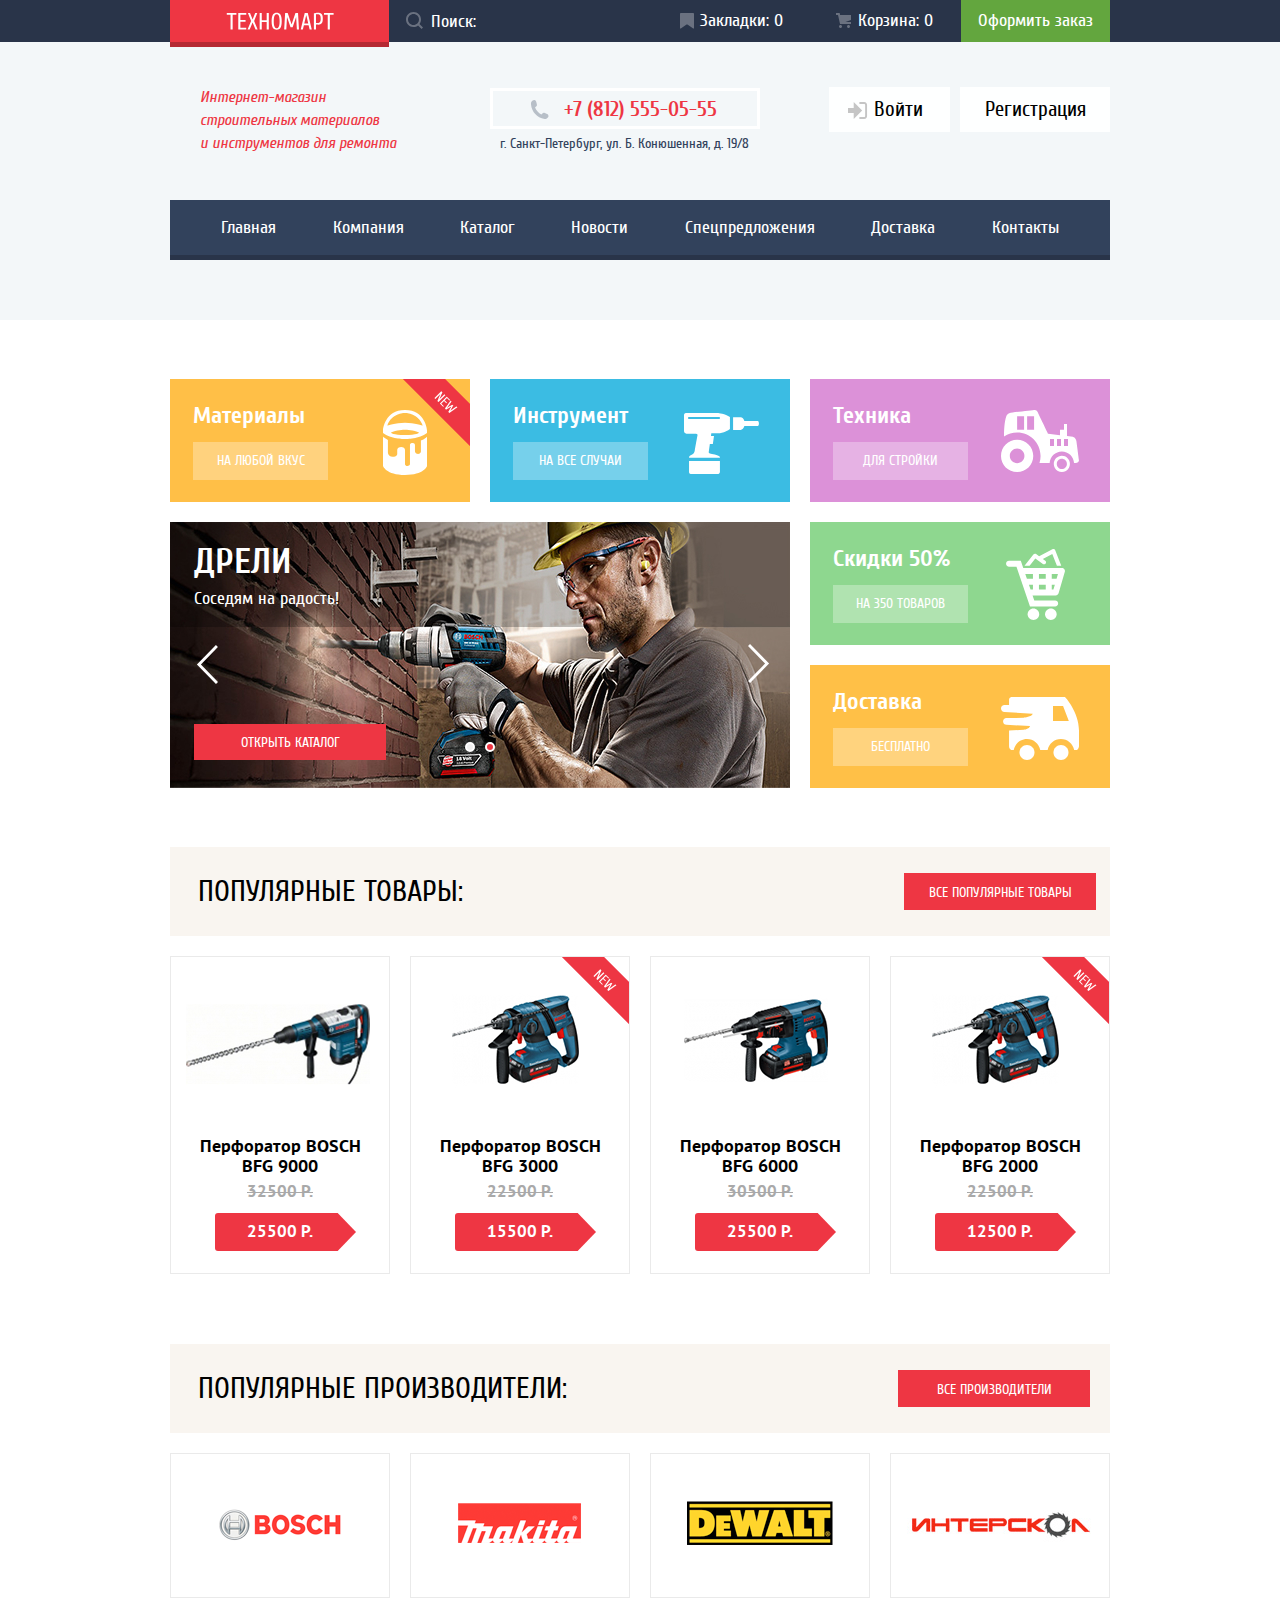
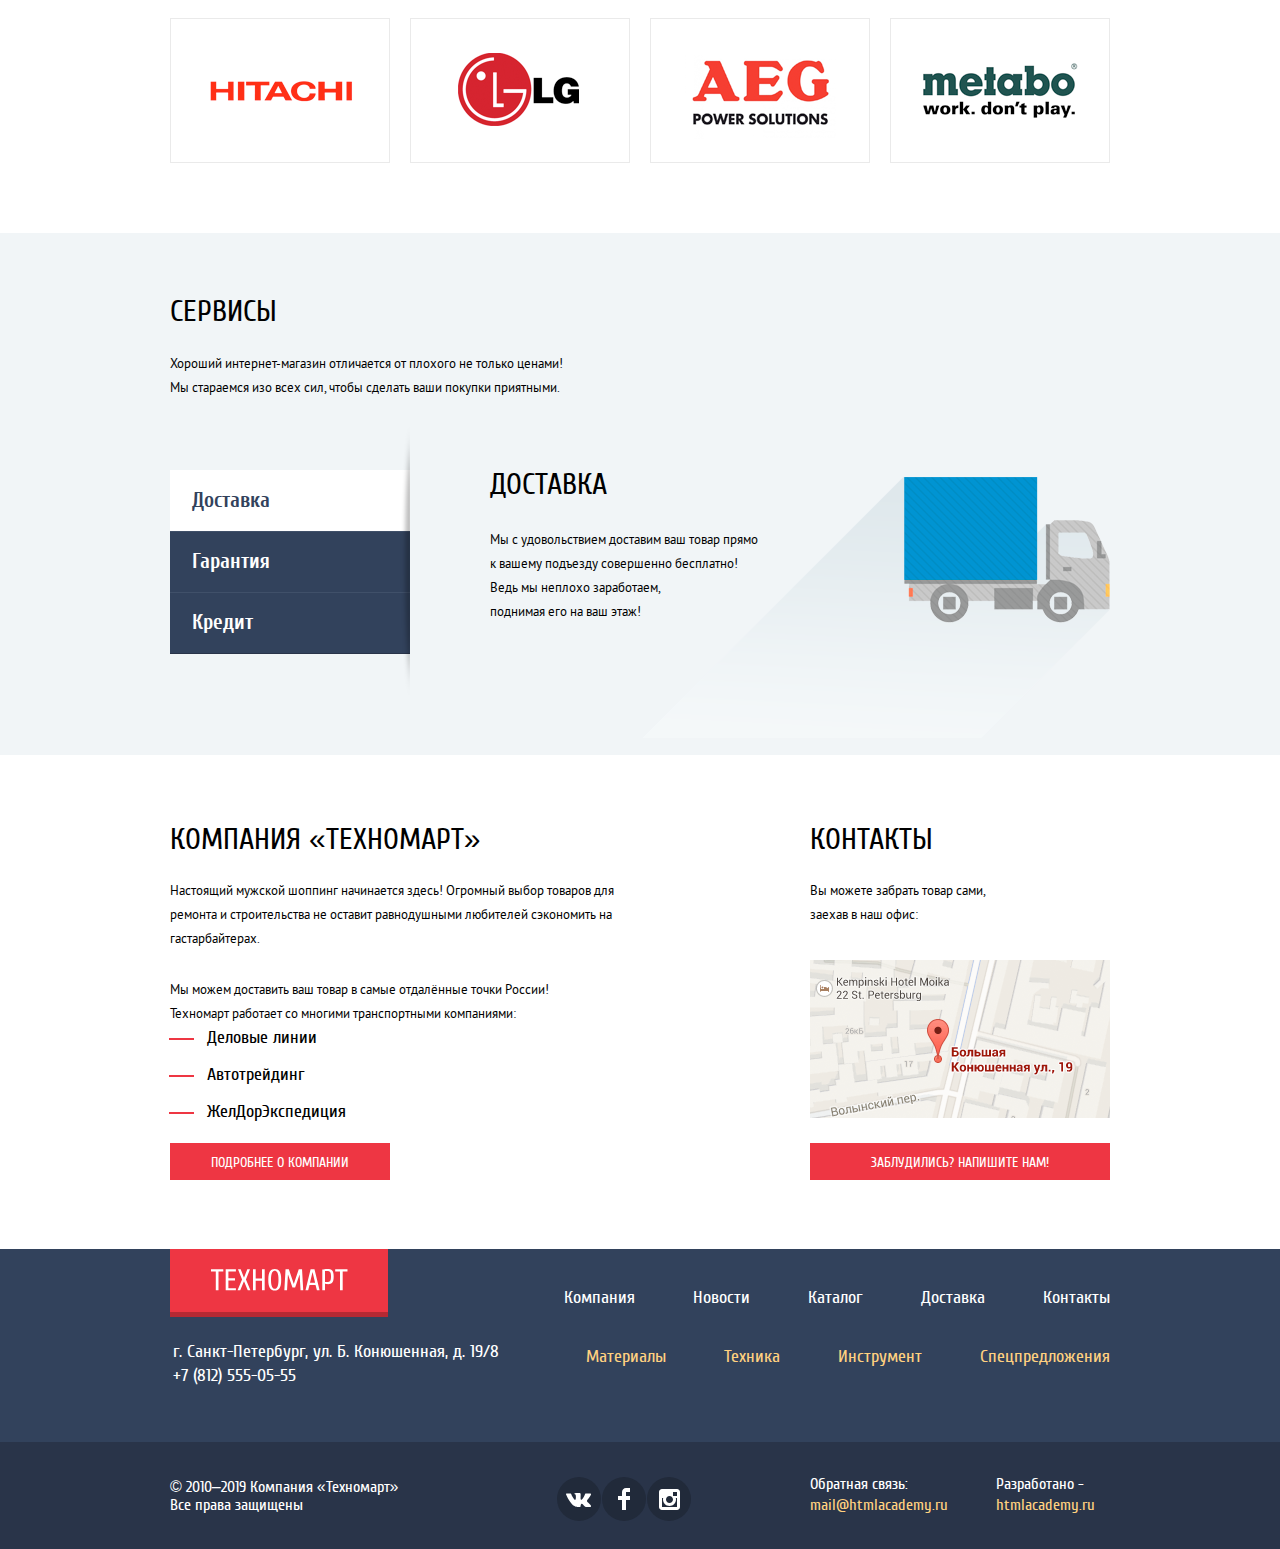
<file: index.html>
<!DOCTYPE html>
<html lang="ru">
  <head>
    <meta charset="utf-8">
    <title>Строительные материалы и инструменты для ремонта Техномарт</title>
    <link href="css/normalize.css" rel="stylesheet">
    <link href="css/style.min.css" rel="stylesheet">
    <link rel="icon" href="favicon.ico">
    <link rel="icon" href="img/favicon/32.svg" type="image/svg+xml">
  </head>
  <body>
    <header class="page-header">
        <div class="header-top">
          <div class="container">
            <a class="logo">
              <svg width="108" height="18" viewBox="0 0 108 18" fill="none" xmlns="http://www.w3.org/2000/svg">
                <path fill-rule="evenodd" clip-rule="evenodd" d="M103.847 2.65853V17.4498H101.734V2.65853H97.9779V1.01506H107.604V2.65853H103.847ZM95.7123 11.3572C95.3444 11.819 94.8827 12.1477 94.327 12.3433C93.7714 12.539 93.1101 12.6368 92.3431 12.6368C91.9831 12.6368 91.5762 12.6133 91.1223 12.5664C90.6683 12.5194 90.2927 12.4646 89.9953 12.402V17.4498H87.8823V1.24984C88.477 1.07766 89.0757 0.95636 89.6783 0.885926C90.281 0.815491 90.9344 0.780273 91.6388 0.780273C92.5779 0.780273 93.3762 0.8781 94.0336 1.07375C94.6909 1.2694 95.2231 1.59419 95.6301 2.0481C96.037 2.50201 96.3344 3.10462 96.5223 3.85593C96.7101 4.60723 96.804 5.53853 96.804 6.64984C96.804 7.79245 96.714 8.74723 96.534 9.51419C96.354 10.2811 96.0801 10.8955 95.7123 11.3572ZM94.5149 4.5368C94.3975 3.97332 94.2136 3.52723 93.9631 3.19853C93.7127 2.86984 93.3957 2.63897 93.0123 2.50593C92.6288 2.37288 92.1709 2.30636 91.6388 2.30636H89.9953V10.9933H91.6388C92.1709 10.9933 92.6288 10.9268 93.0123 10.7938C93.3957 10.6607 93.7127 10.4298 93.9631 10.1011C94.2136 9.77245 94.3975 9.32636 94.5149 8.76288C94.6322 8.1994 94.6909 7.49506 94.6909 6.64984C94.6909 5.80462 94.6322 5.10027 94.5149 4.5368ZM82.5996 13.2238H77.904L76.8475 17.4498H74.7344L78.7257 1.01506H81.7779L85.7692 17.4498H83.6562L82.5996 13.2238ZM80.2988 3.36288H80.2049L78.2562 11.5803H82.2475L80.2988 3.36288ZM70.1562 5.24114H70.0388L66.6344 15.3368H64.5214L61.117 5.24114H60.9996L60.2953 17.4498H58.1823L59.1214 1.01506H61.704L65.5309 12.2846H65.6249L69.4518 1.01506H72.0344L72.9736 17.4498H70.8605L70.1562 5.24114ZM54.3788 15.9238C53.9405 16.5655 53.4123 17.0194 52.794 17.2855C52.1757 17.5516 51.4675 17.6846 50.6692 17.6846C49.8709 17.6846 49.1627 17.5516 48.5444 17.2855C47.9262 17.0194 47.3979 16.5655 46.9596 15.9238C46.5214 15.282 46.1888 14.4172 45.9618 13.3294C45.7349 12.2416 45.6214 10.8759 45.6214 9.23245C45.6214 7.58897 45.7349 6.22332 45.9618 5.13549C46.1888 4.04766 46.5214 3.18288 46.9596 2.54114C47.3979 1.8994 47.9262 1.44549 48.5444 1.1794C49.1627 0.913317 49.8709 0.780273 50.6692 0.780273C51.4675 0.780273 52.1757 0.913317 52.794 1.1794C53.4123 1.44549 53.9405 1.8994 54.3788 2.54114C54.817 3.18288 55.1496 4.04766 55.3766 5.13549C55.6036 6.22332 55.717 7.58897 55.717 9.23245C55.717 10.8759 55.6036 12.2416 55.3766 13.3294C55.1496 14.4172 54.817 15.282 54.3788 15.9238ZM53.3575 5.75766C53.1931 4.84984 52.9779 4.12984 52.7118 3.59766C52.4457 3.06549 52.1327 2.69766 51.7727 2.49419C51.4127 2.29071 51.0449 2.18897 50.6692 2.18897C50.2936 2.18897 49.9257 2.29071 49.5657 2.49419C49.2057 2.69766 48.8927 3.06549 48.6266 3.59766C48.3605 4.12984 48.1453 4.84984 47.9809 5.75766C47.8166 6.66549 47.7344 7.82375 47.7344 9.23245C47.7344 10.6411 47.8166 11.7994 47.9809 12.7072C48.1453 13.6151 48.3605 14.3351 48.6266 14.8672C48.8927 15.3994 49.2057 15.7672 49.5657 15.9707C49.9257 16.1742 50.2936 16.2759 50.6692 16.2759C51.0449 16.2759 51.4127 16.1742 51.7727 15.9707C52.1327 15.7672 52.4457 15.3994 52.7118 14.8672C52.9779 14.3351 53.1931 13.6151 53.3575 12.7072C53.5218 11.7994 53.604 10.6411 53.604 9.23245C53.604 7.82375 53.5218 6.66549 53.3575 5.75766ZM40.6909 9.9368H35.7605V17.4498H33.6475V1.01506H35.7605V8.29332H40.6909V1.01506H42.804V17.4498H40.6909V9.9368ZM29.5396 17.4498L26.6048 10.4064L23.67 17.4498H21.5569L25.0787 8.99766L21.9091 1.01506H24.0222L26.6048 7.58897L29.1874 1.01506H31.3004L28.1309 8.99766L31.6526 17.4498H29.5396ZM12.283 1.01506H20.2656V2.65853H14.3961V8.05853H19.5613V9.70201H14.3961V15.8064H20.2656V17.4498H12.283V1.01506ZM6.64825 17.4498H4.53521V2.65853H0.778687V1.01506H10.4048V2.65853H6.64825V17.4498Z" fill="white"/>
              </svg>
            </a>
            <form class="header-search">
              <label for="search-input"></label>
              <input type="search" id="search-input" placeholder="Поиск:">
            </form>
            <div class="bassket-wrapper">
              <a class="bookmark-link" href="blank.html">Закладки: 0</a>
              <a class="basket-link" href="blank.html">Корзина: 0</a>
              <a class="order-link" href="blank.html">Оформить заказ</a>
            </div>
          </div>
        </div>
        <div class="header-content-wrapper">
          <div class="header-content">
            <div class="container">
              <div class="header-content-description">
                <p class="header-content-title">Интернет-магазин<br>
                  строительных материалов<br>
                  и инструментов для ремонта</p>
              </div>
              <div class="header-contacts">
                <p class="header-phone">
                  <a href="tel:+78125550555">+7 (812) 555-05-55</a>
                </p>
                <p class="header-adress">г. Санкт-Петербург, ул. Б. Конюшенная, д. 19/8</p>
              </div>
              <div class="user-links">
                <button class="login-btn user-button" type="button">
                  <svg width="20" height="17" viewBox="0 0 20 17" fill="none" xmlns="http://www.w3.org/2000/svg">
                    <path d="M14.1667 8.5L5.71429 0V6H0V11H5.71429V17L14.1667 8.5Z" fill="#C5C5C5"/>
                    <path d="M16.177 15.01H11.3894V17H16.177C18.2513 17 19.038 15.19 19.0618 13.974V3.028C19.038 1.811 18.2513 0 16.177 0H11.3894V1.99H16.177C16.9761 1.99 17.1218 2.671 17.1389 3.047V13.951C17.1227 14.327 16.9761 15.01 16.177 15.01Z" fill="#C5C5C5"/>
                  </svg>
                  Войти</button>
                <button class="sign-up-btn user-button" type="button">Регистрация</button>
              </div>
            </div>
          </div>
          <div class="container">
            <nav class="main-nav">
              <a href="index.html">Главная</a>
              <a href="blank.html">Компания</a>
              <a href="catalog.html">Каталог</a>
              <a href="blank.html">Новости</a>
              <a href="blank.html">Спецпредложения</a>
              <a href="blank.html">Доставка</a>
              <a href="blank.html">Контакты</a>
            </nav>
          </div>
        </div>
    </header>
    <main class="main-page">
      <h1 class="visually-hidden">Интернет-магазин строительных материалов и инструментов для ремонта "Техномарт"</h1>
      <section class="products container">
        <div class="product-item item-materials">
          <h3>Материалы</h3>
          <p class="product-button">
            <a href="#">На любой вкус</a>
          </p>
          <div class="new-mark"></div>
        </div>
        <div class="product-item item-tools">
          <h3>Инструмент</h3>
          <p class="product-button">
            <a href="#">На все случаи</a>
          </p>
        </div>
        <div class="product-item item-equipment">
          <h3>Техника</h3>
          <p class="product-button">
            <a href="#">Для стройки</a>
          </p>
        </div>
        <div class="sliders">
          <div class="slider product-slider_perfo slide-visible">
            <h3>Перфораторы</h3>
            <p class="slider-description">Настоящие мужские игрушки</p>
            <a class="red-button main-red-button" href="catalog.html">Открыть каталог</a>
          </div>
          <div class="slider product-slider_drill">
            <h3>Дрели</h3>
            <p class="slider-description">Соседям на радость!</p>
            <a class="red-button main-red-button" href="catalog.html">Открыть каталог</a>
          </div>
          <div class="slider-controls slider-controls-pointer">
            <button class="arrow-left" type="button" aria-label="Первый слайд"></button>
            <button class="arrow-right" type="button" aria-label="Второй слайд"></button>
          </div>
          <div class="slider-controls slider-controls-toggle">
            <button class="current-toggle" type="button" aria-label="Первый слайд"></button>
            <button class="next-toggle" type="button" aria-label="Второй слайд"></button>
          </div>
        </div>
        <div class="product-item item-discounts">
          <h3>Скидки 50%</h3>
          <p class="product-button">
            <a href="#">На 350 товаров</a>
          </p>
        </div>
        <div class="product-item item-delivery">
          <h3>Доставка</h3>
          <p class="product-button">
            <a href="#">Бесплатно</a>
          </p>
        </div>
      </section>
      <section class="popular container">
        <div class="popular-header">
          <h2 class="site-title">Популярные товары:</h2>
          <a class="red-button main-red-button" href="#">Все популярные товары</a>
        </div>
        <div class="catalog-items">
          <div class="catalog-item">
            <a href="#">
              <div class="catalog-img">
                <img src="img/goods/bosch-bfg-9000.jpg" width="184" height="164" alt="Перфоратор BOSCH BFG 9000">
              </div>
              <h3>Перфоратор BOSCH BFG 9000</h3>
              <span class="catalog-price">32500 Р.</span>
              <p class="price-button">
                <span class="current-price">25500 Р.</span>
              </p>
            </a>
            <div class="catalog-hover">
              <button class="catalog-btn_buy" type="button">Купить</button>
              <button class="catalog-btn_bookmark" type="button">В закладки</button>
            </div>
          </div>
          <div class="catalog-item">
            <a href="#">
              <div class="catalog-img">
                <img src="img/goods/bosch-bfg-3000.jpg" width="127" height="112" alt="Перфоратор BOSCH BFG 3000">
              </div>
              <h3>Перфоратор BOSCH BFG 3000</h3>
              <span class="catalog-price">22500 Р.</span>
              <p class="price-button">
                <span class="current-price">15500 Р.</span>
              </p>
            </a>
            <div class="catalog-hover">
              <button class="catalog-btn_buy" type="button">Купить</button>
              <button class="catalog-btn_bookmark" type="button">В закладки</button>
            </div>
            <div class="new-mark"></div>
          </div>
          <div class="catalog-item">
            <a href="#">
              <div class="catalog-img">
                <img src="img/goods/bosch-bfg-6000.jpg" width="144" height="128" alt="Перфоратор BOSCH BFG 6000">
              </div>
              <h3>Перфоратор BOSCH BFG 6000</h3>
              <span class="catalog-price">30500 Р.</span>
              <p class="price-button">
                <span class="current-price">25500 Р.</span>
              </p>
            </a>
            <div class="catalog-hover">
              <button class="catalog-btn_buy" type="button">Купить</button>
              <button class="catalog-btn_bookmark" type="button">В закладки</button>
            </div>
          </div>
          <div class="catalog-item">
            <a href="#">
              <div class="catalog-img">
                <img src="img/goods/bosch-bfg-2000.jpg" width="127" height="112" alt="Перфоратор BOSCH BFG 2000">
              </div>
              <h3>Перфоратор BOSCH BFG 2000</h3>
              <span class="catalog-price">22500 Р.</span>
              <p class="price-button">
                <span class="current-price">12500 Р.</span>
              </p>
            </a>
            <div class="catalog-hover">
              <button class="catalog-btn_buy" type="button">Купить</button>
              <button class="catalog-btn_bookmark" type="button">В закладки</button>
            </div>
            <div class="new-mark"></div>
          </div>
        </div>
      </section>
      <section class="firms container">
        <div class="firms-header">
          <h2 class="site-title">Популярные производители:</h2>
          <a class="red-button main-red-button" href="#">Все производители</a>
        </div>
        <div class="firm-list">
          <div class="brands-item">
            <a href="#">
              <img src="img/firms/bosch.png" width="220" height="145" alt="Логотип BOSCH">
            </a>
          </div>
          <div class="brands-item">
            <a href="#">
              <img src="img/firms/makita.png" width="220" height="145"  alt="Логотип Makita">
            </a>
          </div>
          <div class="brands-item">
            <a href="#">
              <img src="img/firms/dewalt.png" width="220" height="145" alt="Логотип DeWalt">
            </a>
          </div>
          <div class="brands-item">
            <a href="#">
              <img src="img/firms/interskol.png" width="220" height="145" alt="Логотип Интерскол">
            </a>
          </div>
          <div class="brands-item">
            <a href="#">
              <img src="img/firms/hitachi.png" width="220" height="145" alt="Логотип Hitachi">
            </a>
          </div>
          <div class="brands-item">
            <a href="#">
              <img src="img/firms/lg.png" width="220" height="145" alt="Логотип LG">
            </a>
          </div>
          <div class="brands-item">
            <a href="#">
              <img src="img/firms/aeg.png" width="220" height="145" alt="Логотип AEG">
            </a>
          </div>
          <div class="brands-item">
            <a href="#">
              <img src="img/firms/metabo.png" width="220" height="145" alt="Логотип Metabo">
            </a>
          </div>
        </div>
      </section>
      <div class="services-wrapper">
        <section class="services container">
            <div class="services-row">
              <h2 class="site-title">Сервисы</h2>
              <p class="service-text">Хороший интернет-магазин отличается от плохого не только ценами!<br>
                Мы стараемся изо всех сил, чтобы сделать ваши покупки приятными.
              </p>
            </div>
            <div class="services-slider">
              <div class="services-sliders">
                <div class="services-buttons">
                  <button class="services-button services-button-delivery active-button" type="button">Доставка</button>
                  <button class="services-button services-button-guarantee inactive-button" type="button">Гарантия</button>
                  <button class="services-button services-button-payment inactive-button" type="button">Кредит</button>
                </div>
                <div class="services-description-slider delivery-slider">
                  <div class="services-description services-description-delivery">
                    <h2 class="site-title">Доставка</h2>
                    <p class="service-text">Мы с удовольствием доставим ваш товар прямо<br>
                      к вашему подъезду совершенно бесплатно!<br>
                      Ведь мы неплохо заработаем,<br>
                      поднимая его на ваш этаж!
                    </p>
                  </div>
                  <div class="services-image services-image-delivery"></div>
                </div>
                <div class="services-description-slider guarantee-slider services-slider-hidden">
                  <div class="services-description services-description-delivery">
                    <h2 class="site-title">Гарантия</h2>
                    <p class="service-text">Если купленный у нас товар поломается или заискрит,<br>
                      а также в случае пожара, спровоцированного его<br>
                      возгоранием,  вы всегда можете быть уверены в нашей<br>
                      гарантии. Мы обменяем сгоревший товар на новый.<br>
                      Дом уж восстановите как-нибудь сами.
                    </p>
                  </div>
                  <div class="services-image services-image-guarantee"></div>
                </div>
                <div class="services-description-slider credit-slider services-slider-hidden">
                  <div class="services-description services-description-credit">
                    <h2 class="site-title">Кредит</h2>
                    <p class="service-text">Залезть в долговую яму стало проще!<br>
                      Кредитные консультанты придут вам на помощь.
                    </p>
                    <a href="blank.html" class="red-button">ОТПРАВИТЬ ЗАЯВКУ</a>
                  </div>
                  <div class="services-image services-image-credit"></div>
                </div>
              </div>
            </div>
        </section>
      </div>
      <div class="index-columns container">
        <article class="delivery">
          <h2 class="site-title">Компания &#171;Техномарт&#187;</h2>
          <p class="service-text service-text-delivery-one">Настоящий мужской шоппинг начинается здесь! Огромный выбор товаров для ремонта и строительства не оставит равнодушными любителей сэкономить на гастарбайтерах.</p>
          <p class="service-text service-text-delivery-two">Мы можем доставить ваш товар в самые отдалённые точки России!<br>
            Техномарт работает со многими транспортными компаниями:</p>
            <ul class="delivery-list">
              <li class="delivery-list-item">Деловые линии</li>
              <li class="delivery-list-item">Автотрейдинг</li>
              <li class="delivery-list-item">ЖелДорЭкспедиция</li>
            </ul>
          <a class="red-button index-columns-button" href="#">Подробнее о компании</a>
        </article>
        <section class="contacts">
          <h2 class="site-title">Контакты</h2>
          <p class="service-text">
            Вы можете забрать товар сами,<br>
            заехав в наш офис:
          </p>
          <a class="map-image" href="blank.html">
            <img src="img/map.png" width="300" height="158" alt="Санкт-Петербург, Большая конюшенная ул., 19">
          </a>
          <a class="red-button index-columns-button feedback-contacts-button" href="blank.html">Заблудились? Напишите нам!</a>
        </section>
      </div>
    </main>
    <footer class="page-footer">
        <div class="footer-main-wrapper">
          <div class="footer-main-row container">
            <a href="#" class="footer-logo">
              <svg width="138" height="23" viewBox="0 0 108 18" fill="none" xmlns="http://www.w3.org/2000/svg">
                <path fill-rule="evenodd" clip-rule="evenodd" d="M103.847 2.65853V17.4498H101.734V2.65853H97.9779V1.01506H107.604V2.65853H103.847ZM95.7123 11.3572C95.3444 11.819 94.8827 12.1477 94.327 12.3433C93.7714 12.539 93.1101 12.6368 92.3431 12.6368C91.9831 12.6368 91.5762 12.6133 91.1223 12.5664C90.6683 12.5194 90.2927 12.4646 89.9953 12.402V17.4498H87.8823V1.24984C88.477 1.07766 89.0757 0.95636 89.6783 0.885926C90.281 0.815491 90.9344 0.780273 91.6388 0.780273C92.5779 0.780273 93.3762 0.8781 94.0336 1.07375C94.6909 1.2694 95.2231 1.59419 95.6301 2.0481C96.037 2.50201 96.3344 3.10462 96.5223 3.85593C96.7101 4.60723 96.804 5.53853 96.804 6.64984C96.804 7.79245 96.714 8.74723 96.534 9.51419C96.354 10.2811 96.0801 10.8955 95.7123 11.3572ZM94.5149 4.5368C94.3975 3.97332 94.2136 3.52723 93.9631 3.19853C93.7127 2.86984 93.3957 2.63897 93.0123 2.50593C92.6288 2.37288 92.1709 2.30636 91.6388 2.30636H89.9953V10.9933H91.6388C92.1709 10.9933 92.6288 10.9268 93.0123 10.7938C93.3957 10.6607 93.7127 10.4298 93.9631 10.1011C94.2136 9.77245 94.3975 9.32636 94.5149 8.76288C94.6322 8.1994 94.6909 7.49506 94.6909 6.64984C94.6909 5.80462 94.6322 5.10027 94.5149 4.5368ZM82.5996 13.2238H77.904L76.8475 17.4498H74.7344L78.7257 1.01506H81.7779L85.7692 17.4498H83.6562L82.5996 13.2238ZM80.2988 3.36288H80.2049L78.2562 11.5803H82.2475L80.2988 3.36288ZM70.1562 5.24114H70.0388L66.6344 15.3368H64.5214L61.117 5.24114H60.9996L60.2953 17.4498H58.1823L59.1214 1.01506H61.704L65.5309 12.2846H65.6249L69.4518 1.01506H72.0344L72.9736 17.4498H70.8605L70.1562 5.24114ZM54.3788 15.9238C53.9405 16.5655 53.4123 17.0194 52.794 17.2855C52.1757 17.5516 51.4675 17.6846 50.6692 17.6846C49.8709 17.6846 49.1627 17.5516 48.5444 17.2855C47.9262 17.0194 47.3979 16.5655 46.9596 15.9238C46.5214 15.282 46.1888 14.4172 45.9618 13.3294C45.7349 12.2416 45.6214 10.8759 45.6214 9.23245C45.6214 7.58897 45.7349 6.22332 45.9618 5.13549C46.1888 4.04766 46.5214 3.18288 46.9596 2.54114C47.3979 1.8994 47.9262 1.44549 48.5444 1.1794C49.1627 0.913317 49.8709 0.780273 50.6692 0.780273C51.4675 0.780273 52.1757 0.913317 52.794 1.1794C53.4123 1.44549 53.9405 1.8994 54.3788 2.54114C54.817 3.18288 55.1496 4.04766 55.3766 5.13549C55.6036 6.22332 55.717 7.58897 55.717 9.23245C55.717 10.8759 55.6036 12.2416 55.3766 13.3294C55.1496 14.4172 54.817 15.282 54.3788 15.9238ZM53.3575 5.75766C53.1931 4.84984 52.9779 4.12984 52.7118 3.59766C52.4457 3.06549 52.1327 2.69766 51.7727 2.49419C51.4127 2.29071 51.0449 2.18897 50.6692 2.18897C50.2936 2.18897 49.9257 2.29071 49.5657 2.49419C49.2057 2.69766 48.8927 3.06549 48.6266 3.59766C48.3605 4.12984 48.1453 4.84984 47.9809 5.75766C47.8166 6.66549 47.7344 7.82375 47.7344 9.23245C47.7344 10.6411 47.8166 11.7994 47.9809 12.7072C48.1453 13.6151 48.3605 14.3351 48.6266 14.8672C48.8927 15.3994 49.2057 15.7672 49.5657 15.9707C49.9257 16.1742 50.2936 16.2759 50.6692 16.2759C51.0449 16.2759 51.4127 16.1742 51.7727 15.9707C52.1327 15.7672 52.4457 15.3994 52.7118 14.8672C52.9779 14.3351 53.1931 13.6151 53.3575 12.7072C53.5218 11.7994 53.604 10.6411 53.604 9.23245C53.604 7.82375 53.5218 6.66549 53.3575 5.75766ZM40.6909 9.9368H35.7605V17.4498H33.6475V1.01506H35.7605V8.29332H40.6909V1.01506H42.804V17.4498H40.6909V9.9368ZM29.5396 17.4498L26.6048 10.4064L23.67 17.4498H21.5569L25.0787 8.99766L21.9091 1.01506H24.0222L26.6048 7.58897L29.1874 1.01506H31.3004L28.1309 8.99766L31.6526 17.4498H29.5396ZM12.283 1.01506H20.2656V2.65853H14.3961V8.05853H19.5613V9.70201H14.3961V15.8064H20.2656V17.4498H12.283V1.01506ZM6.64825 17.4498H4.53521V2.65853H0.778687V1.01506H10.4048V2.65853H6.64825V17.4498Z" fill="white"/>
              </svg>
            </a>
            <div class="footer-main">
              <a href="blank.html">Компания</a>
              <a href="blank.html">Новости</a>
              <a href="catalog.html">Каталог</a>
              <a href="blank.html">Доставка</a>
              <a href="blank.html">Контакты</a>
            </div>
          </div>
          <div class="footer-main-bottom-row container">
            <p>
              г. Санкт-Петербург, ул. Б. Конюшенная, д. 19/8<br>
              +7 (812) 555-05-55</p>
            <div class="footer-main-bottom">
              <a href="blank.html">Материалы</a>
              <a href="blank.html">Техника</a>
              <a href="blank.html">Инструмент</a>
              <a href="blank.html">Спецпредложения</a>
            </div>
          </div>
        </div>
        <div class="footer-social-wrapper">
          <div class="footer-social-nav container">
            <div class="footer-copyright">
              <p>&#169; 2010–2019 Компания «Техномарт»<br>
              Все права защищены</p>
            </div>
            <section class="footer-social">
              <h2 class="visually-hidden">Соцсети</h2>
                <a class="social-button" href="#">
                  <span class="visually-hidden">Вконтакте</span>
                  <svg width="26" height="15" viewBox="0 0 26 15" fill="none" xmlns="http://www.w3.org/2000/svg">
                    <path d="M15.5403 11.7281C16.4609 11.4384 17.6395 13.6406 18.8943 14.4834C19.836 15.1219 20.5573 14.9841 20.5573 14.9841L23.9017 14.9372C23.9017 14.9372 25.6495 14.8322 24.8232 13.4803C24.7549 13.3678 24.3389 12.4781 22.334 10.6472C20.2376 8.73186 20.5217 9.04218 23.0456 5.73093C24.5835 3.71249 25.1988 2.47968 25.0062 1.95468C24.8213 1.44936 23.6918 1.58061 23.6918 1.58061L19.9237 1.60593C19.5568 1.60686 19.2458 1.71749 19.1042 2.08874C19.1013 2.09249 18.5062 3.65061 17.7127 4.9753C16.0362 7.77749 15.3669 7.92655 15.0896 7.75124C14.4531 7.3453 14.6139 6.1228 14.6139 5.25374C14.6139 2.5378 15.0299 1.4053 13.7992 1.1128C13.388 1.0153 13.0876 0.951552 12.0389 0.942177C10.6985 0.922489 9.56027 0.942177 8.91508 1.25061C8.48656 1.45968 8.15819 1.91811 8.35753 1.94436C8.6079 1.97718 9.1693 2.09436 9.46975 2.49374C9.8559 3.01124 9.84434 4.17093 9.84434 4.17093C9.84434 4.17093 10.0649 7.36874 9.32434 7.7653C8.8159 8.03718 8.12064 7.48218 6.62516 4.9378C5.86153 3.63655 5.28471 2.19843 5.28471 2.19843C5.28471 2.19843 5.17301 1.93124 4.97079 1.78499C4.73005 1.61155 4.39301 1.55624 4.39301 1.55624L0.816563 1.57874C0.816563 1.57874 0.27923 1.59374 0.0818227 1.82436C-0.0934366 2.02874 0.0673782 2.45061 0.0673782 2.45061C0.0673782 2.45061 2.86864 8.90155 6.04064 12.1509C8.94879 15.1341 12.2537 14.9362 12.2537 14.9362H13.7511C13.7511 14.9362 14.2027 14.8856 14.4338 14.6437C14.6495 14.4187 14.6399 13.9959 14.6399 13.9959C14.6399 13.9959 14.61 12.0187 15.5403 11.7281Z" fill="white"/>
                  </svg>
                </a>
                <a class="social-button" href="#">
                  <span class="visually-hidden">Фейсбук</span>
                  <svg width="12" height="22" viewBox="0 0 12 22" fill="none" xmlns="http://www.w3.org/2000/svg">
                    <path d="M12 4V0H8C5.79086 0 4 1.79086 4 4V8H0V12H4V22H8V12H12V8H8V4H12Z" fill="white"/>
                  </svg>
                </a>
                <a class="social-button" href="#">
                  <span class="visually-hidden">Инстаграм</span>
                  <svg width="21" height="21" viewBox="0 0 21 21" fill="none" xmlns="http://www.w3.org/2000/svg">
                    <path fill-rule="evenodd" clip-rule="evenodd" d="M3 0H18C19.65 0 21 1.35 21 3V18C21 19.65 19.65 21 18 21H3C1.35 21 0 19.65 0 18V3C0 1.35 1.35 0 3 0ZM14 10.5C14 8.57 12.43 7 10.5 7C8.57 7 7 8.57 7 10.5C7 12.43 8.57 14 10.5 14C12.43 14 14 12.43 14 10.5ZM3 18V9H4.181C4.0626 9.49127 4.00186 9.99467 4 10.5C4 14.0899 6.91015 17 10.5 17C14.0899 17 17 14.0899 17 10.5C16.9986 9.99464 16.9379 9.49118 16.819 9H18V18H3ZM14 7H18V3H14V7Z" fill="white"/>
                  </svg>
                </a>
            </section>
            <div class="footer-feedback">
              <div class="footer-feedback-email">
                <p>Обратная связь:</p>
                <a class="footer-link" href="mailto:mail@htmlacademy.ru">mail@htmlacademy.ru</a>
              </div>
              <div class="footer-feedback-link">
                <p>Разработано -</p>
                <a class="footer-link" href="https://htmlacademy.ru/intensive/htmlcss">htmlacademy.ru</a>
              </div>
            </div>
          </div>
        </div>
    </footer>
    <section class="modal popup-cart">
      <h2 class="visually-hidden">Товар добавлен в корзину</h2>
      <div class="popup-cart-desc">Товар добавлен в корзину</div>
      <div class="popup-btn-wrp">
        <button class="popup-cart-btn checkout-button" type="button">Оформить заказ</button>
        <button class="popup-cart-btn continue-button" type="button">Продолжить покупки</button>
      </div>
      <button class="modal-close" type="button" aria-label="Закрыть"></button>
    </section>
    <section class="modal modal-feedback">
      <h2 class="visually-hidden">Контактные данные для обратной связи</h2>
      <form class="feedback-form" action="https://echo.htmlacademy.ru" method="post">
        <p class="feedback-item feedback-input">
          <label for="feedback-name">Ваше имя</label>
          <input class="feedback-name-input" id="feedback-name" type="text" name="name" placeholder="Имя Фамилия">
        </p>
        <p class="feedback-item feedback-input">
          <label for="feedback-email">Ваш e-mail</label>
          <input class="feedback-email-input" id="feedback-email" type="text" name="email" placeholder="email@example.com">
        </p>
        <p class="feedback-item feedback-textarea">
          <label for="feedback-text">Текст письма</label>
          <textarea rows="5" id="feedback-text" placeholder="В свободной форме"></textarea>
        </p>
        <div class="feedback-button">
          <button class="red-button modal-feedback-button" type="submit">Отправить</button>
        </div>
      </form>
      <button class="modal-close" type="button" aria-label="Закрыть"></button>
    </section>
    <section class="modal modal-map">
      <h2 class="visually-hidden">Как до нас добраться</h2>
      <iframe src="https://www.google.com/maps/embed?pb=!1m18!1m12!1m3!1d1998.6037999040354!2d30.322010416394033!3d59.938716271971415!2m3!1f0!2f0!3f0!3m2!1i1024!2i768!4f13.1!3m3!1m2!1s0x4696310fca5ba729%3A0xea9c53d4493c879f!2sBolshaya+Konyushennaya+ul.%2C+19%2C+Sankt-Peterburg%2C+Russia%2C+191186!5e0!3m2!1sen!2s!4v1441888483426" width="943" height="449" allowfullscreen title="Офис компании по адресу ул. Большая Конюшенная 19, Санкт-Петербург"></iframe>
      <button class="modal-close" type="button" aria-label="Закрыть"></button>
    </section>
    <script src="js/index.min.js"></script>
  </body>
</html>
</file>
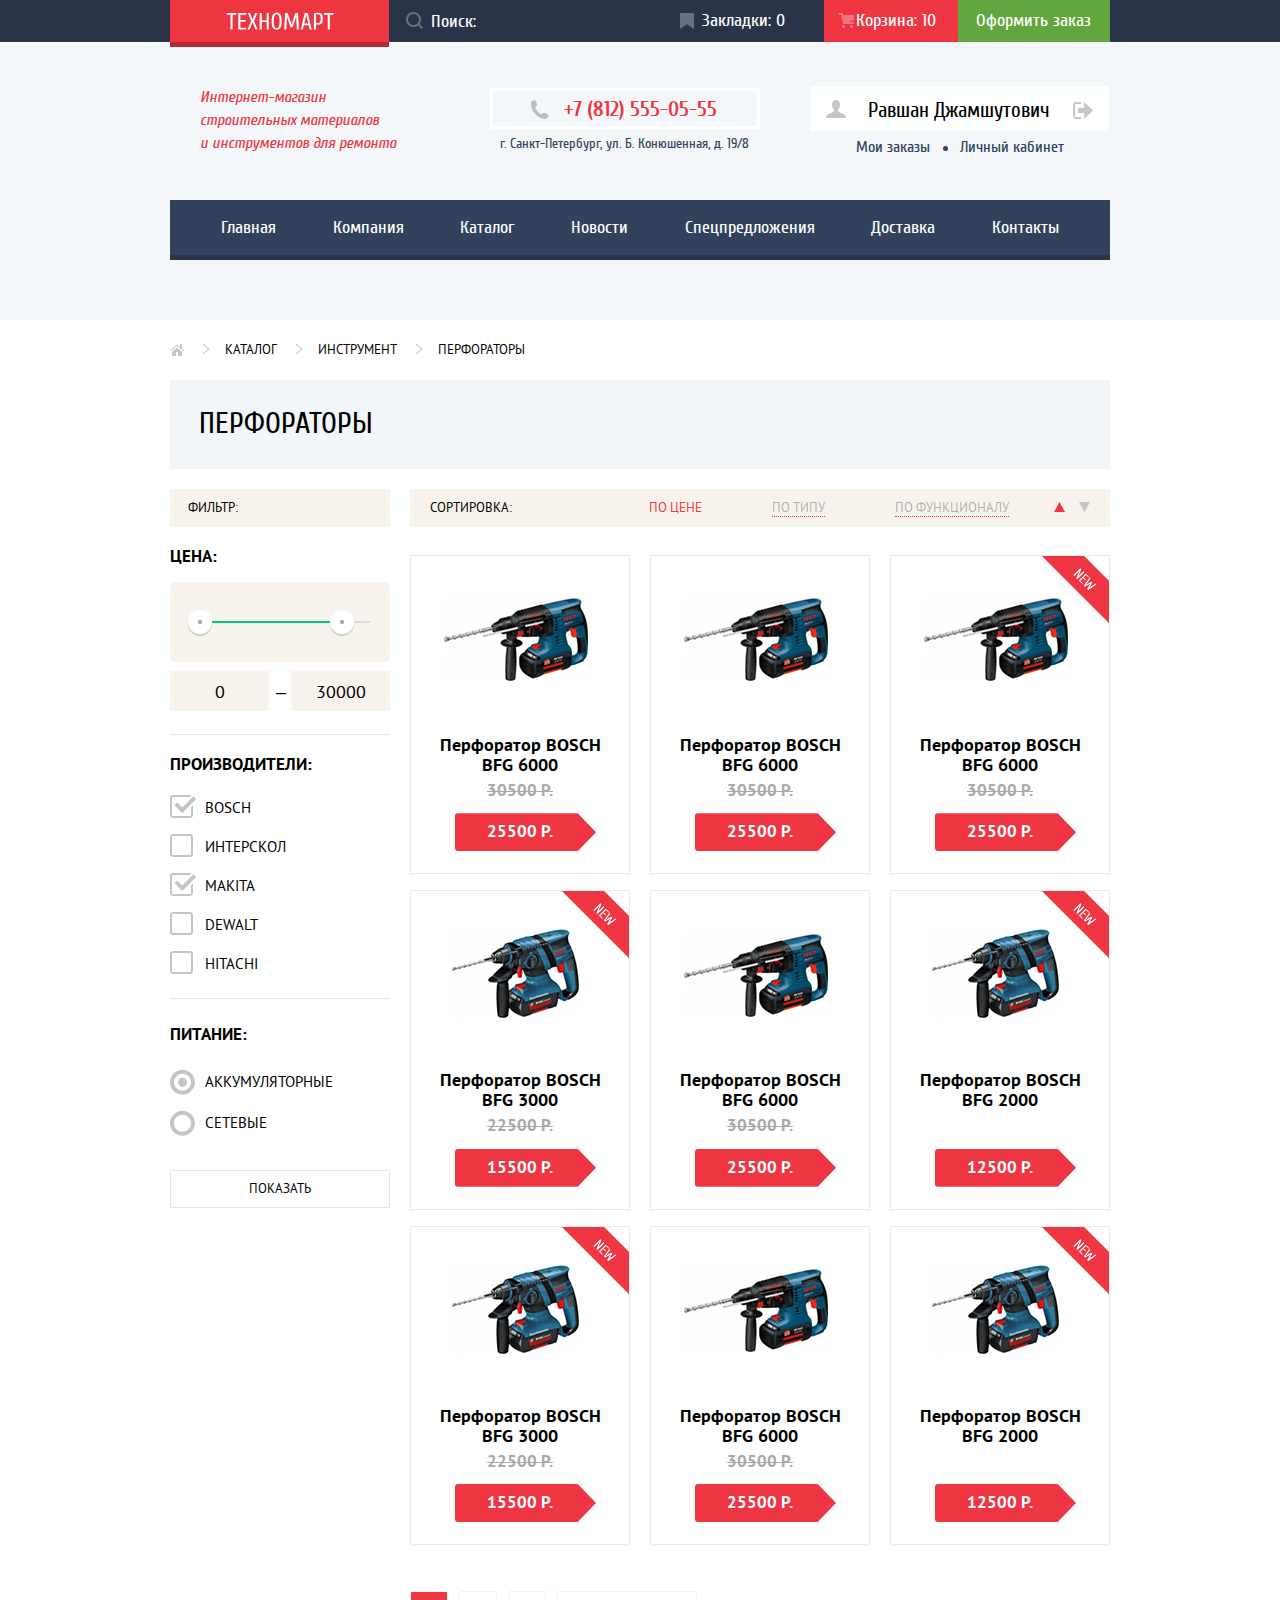
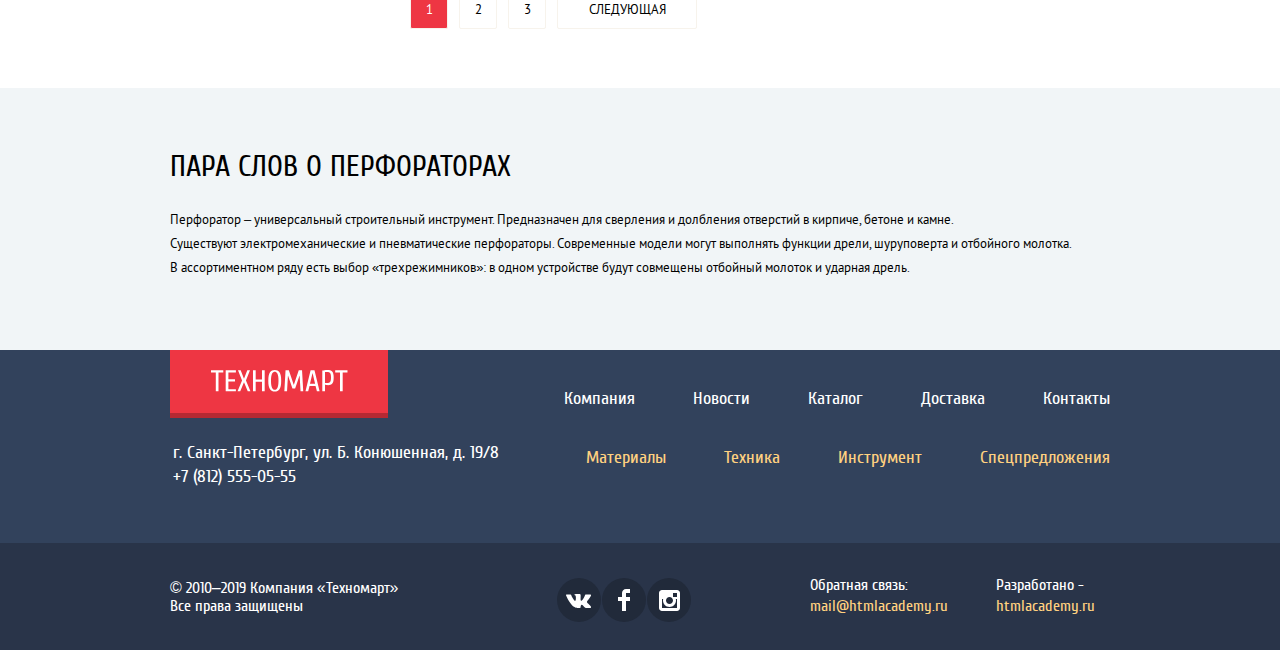
<file: catalog.html>
<!DOCTYPE html>
<html lang="ru">
  <head>
    <meta charset="utf-8">
    <title>Строительные материалы и инструменты для ремонта Техномарт</title>
    <link href="css/normalize.css" rel="stylesheet">
    <link href="css/style.min.css" rel="stylesheet">
    <link rel="icon" href="favicon.ico">
    <link rel="icon" href="img/favicon/32.svg" type="image/svg+xml">
  </head>
  <body>
    <header class="header-page">
      <div class="header-top">
        <div class="container">
          <a class="logo" href="index.html">
            <svg width="108" height="18" viewBox="0 0 108 18" fill="none" xmlns="http://www.w3.org/2000/svg">
              <path fill-rule="evenodd" clip-rule="evenodd" d="M103.847 2.65853V17.4498H101.734V2.65853H97.9779V1.01506H107.604V2.65853H103.847ZM95.7123 11.3572C95.3444 11.819 94.8827 12.1477 94.327 12.3433C93.7714 12.539 93.1101 12.6368 92.3431 12.6368C91.9831 12.6368 91.5762 12.6133 91.1223 12.5664C90.6683 12.5194 90.2927 12.4646 89.9953 12.402V17.4498H87.8823V1.24984C88.477 1.07766 89.0757 0.95636 89.6783 0.885926C90.281 0.815491 90.9344 0.780273 91.6388 0.780273C92.5779 0.780273 93.3762 0.8781 94.0336 1.07375C94.6909 1.2694 95.2231 1.59419 95.6301 2.0481C96.037 2.50201 96.3344 3.10462 96.5223 3.85593C96.7101 4.60723 96.804 5.53853 96.804 6.64984C96.804 7.79245 96.714 8.74723 96.534 9.51419C96.354 10.2811 96.0801 10.8955 95.7123 11.3572ZM94.5149 4.5368C94.3975 3.97332 94.2136 3.52723 93.9631 3.19853C93.7127 2.86984 93.3957 2.63897 93.0123 2.50593C92.6288 2.37288 92.1709 2.30636 91.6388 2.30636H89.9953V10.9933H91.6388C92.1709 10.9933 92.6288 10.9268 93.0123 10.7938C93.3957 10.6607 93.7127 10.4298 93.9631 10.1011C94.2136 9.77245 94.3975 9.32636 94.5149 8.76288C94.6322 8.1994 94.6909 7.49506 94.6909 6.64984C94.6909 5.80462 94.6322 5.10027 94.5149 4.5368ZM82.5996 13.2238H77.904L76.8475 17.4498H74.7344L78.7257 1.01506H81.7779L85.7692 17.4498H83.6562L82.5996 13.2238ZM80.2988 3.36288H80.2049L78.2562 11.5803H82.2475L80.2988 3.36288ZM70.1562 5.24114H70.0388L66.6344 15.3368H64.5214L61.117 5.24114H60.9996L60.2953 17.4498H58.1823L59.1214 1.01506H61.704L65.5309 12.2846H65.6249L69.4518 1.01506H72.0344L72.9736 17.4498H70.8605L70.1562 5.24114ZM54.3788 15.9238C53.9405 16.5655 53.4123 17.0194 52.794 17.2855C52.1757 17.5516 51.4675 17.6846 50.6692 17.6846C49.8709 17.6846 49.1627 17.5516 48.5444 17.2855C47.9262 17.0194 47.3979 16.5655 46.9596 15.9238C46.5214 15.282 46.1888 14.4172 45.9618 13.3294C45.7349 12.2416 45.6214 10.8759 45.6214 9.23245C45.6214 7.58897 45.7349 6.22332 45.9618 5.13549C46.1888 4.04766 46.5214 3.18288 46.9596 2.54114C47.3979 1.8994 47.9262 1.44549 48.5444 1.1794C49.1627 0.913317 49.8709 0.780273 50.6692 0.780273C51.4675 0.780273 52.1757 0.913317 52.794 1.1794C53.4123 1.44549 53.9405 1.8994 54.3788 2.54114C54.817 3.18288 55.1496 4.04766 55.3766 5.13549C55.6036 6.22332 55.717 7.58897 55.717 9.23245C55.717 10.8759 55.6036 12.2416 55.3766 13.3294C55.1496 14.4172 54.817 15.282 54.3788 15.9238ZM53.3575 5.75766C53.1931 4.84984 52.9779 4.12984 52.7118 3.59766C52.4457 3.06549 52.1327 2.69766 51.7727 2.49419C51.4127 2.29071 51.0449 2.18897 50.6692 2.18897C50.2936 2.18897 49.9257 2.29071 49.5657 2.49419C49.2057 2.69766 48.8927 3.06549 48.6266 3.59766C48.3605 4.12984 48.1453 4.84984 47.9809 5.75766C47.8166 6.66549 47.7344 7.82375 47.7344 9.23245C47.7344 10.6411 47.8166 11.7994 47.9809 12.7072C48.1453 13.6151 48.3605 14.3351 48.6266 14.8672C48.8927 15.3994 49.2057 15.7672 49.5657 15.9707C49.9257 16.1742 50.2936 16.2759 50.6692 16.2759C51.0449 16.2759 51.4127 16.1742 51.7727 15.9707C52.1327 15.7672 52.4457 15.3994 52.7118 14.8672C52.9779 14.3351 53.1931 13.6151 53.3575 12.7072C53.5218 11.7994 53.604 10.6411 53.604 9.23245C53.604 7.82375 53.5218 6.66549 53.3575 5.75766ZM40.6909 9.9368H35.7605V17.4498H33.6475V1.01506H35.7605V8.29332H40.6909V1.01506H42.804V17.4498H40.6909V9.9368ZM29.5396 17.4498L26.6048 10.4064L23.67 17.4498H21.5569L25.0787 8.99766L21.9091 1.01506H24.0222L26.6048 7.58897L29.1874 1.01506H31.3004L28.1309 8.99766L31.6526 17.4498H29.5396ZM12.283 1.01506H20.2656V2.65853H14.3961V8.05853H19.5613V9.70201H14.3961V15.8064H20.2656V17.4498H12.283V1.01506ZM6.64825 17.4498H4.53521V2.65853H0.778687V1.01506H10.4048V2.65853H6.64825V17.4498Z" fill="white"/>
            </svg>
          </a>
          <form class="header-search">
            <label for="header-search-input"></label>
            <input type="search" id="header-search-input" placeholder="Поиск:">
          </form>
          <div class="bassket-wrapper">
            <a class="bookmark-link" href="blank.html">Закладки: 0</a>
            <a class="basket-link basket-link-full" href="blank.html">Корзина: 10</a>
            <a class="order-link" href="blank.html">Оформить заказ</a>
          </div>
        </div>
      </div>
      <div class="header-content-wrapper">
        <div class="header-content">
          <div class="container">
            <div class="header-content-description">
              <p class="header-content-title">Интернет-магазин<br>
                строительных материалов<br>
                и инструментов для ремонта</p>
            </div>
            <div class="header-contacts">
              <p class="header-phone">
                <a href="tel:+78125550555">+7 (812) 555-05-55</a>
              </p>
              <p class="header-adress">г. Санкт-Петербург, ул. Б. Конюшенная, д. 19/8</p>
            </div>
            <div class="user-menu">
              <p class="user-button authorized-user-button">
                <a class="login-profile" href="blank.html">
                  <svg width="20" height="18" viewBox="0 0 20 18" fill="none" xmlns="http://www.w3.org/2000/svg">
                    <path d="M17.881 14.166C15.737 13.431 13.625 12.5 12.674 11.776C12.017 11.275 11.904 10.158 12.157 9.361C13.275 8.458 14.021 6.884 14.021 5.083C14.021 2.276 12.221 0 10 0C7.77902 0 5.97901 2.276 5.97901 5.083C5.97901 6.884 6.72501 8.457 7.84201 9.36C8.09501 10.158 7.98302 11.275 7.32502 11.776C6.37502 12.5 4.26201 13.43 2.11801 14.166C-0.0259852 14.902 1.48343e-05 18 1.48343e-05 18H20C20 18 20.025 14.901 17.881 14.166Z" fill="#C5C5C5"/>
                  </svg>
                  <span class="login-name">Равшан Джамшутович</span>
                </a>
                <a class="logout-profile" href="blank.html">
                  <svg width="20" height="17" viewBox="0 0 20 17" fill="none" xmlns="http://www.w3.org/2000/svg">
                    <path d="M20 8.5L11.125 0V6H5.125V11H11.125V17L20 8.5Z" fill="#C5C5C5"/>
                    <path d="M2.10604 13.952V3.048C2.12404 2.672 2.27704 1.991 3.11604 1.991H8.14304V0H3.11604C0.938036 0 0.112036 1.81 0.0870361 3.027V13.973C0.112036 15.189 0.938036 17 3.11604 17H8.14304V15.01H3.11604C2.27704 15.01 2.12404 14.327 2.10604 13.952Z" fill="#C5C5C5"/>
                  </svg>
                </a>
              </p>
              <div class="user-menu-links">
                <a href="blank.html">Мои заказы</a>
                <a class="user-profile" href="blank.html">Личный кабинет</a>
              </div>
            </div>
          </div>
        </div>
        <div class="container">
          <nav class="main-nav">
            <a href="blank.html">Главная</a>
            <a href="blank.html">Компания</a>
            <a href="catalog.html">Каталог</a>
            <a href="blank.html">Новости</a>
            <a href="blank.html">Спецпредложения</a>
            <a href="blank.html">Доставка</a>
            <a href="blank.html">Контакты</a>
          </nav>
        </div>
      </div>
    </header>
    <main>
      <div class="breadcrumbs container">
        <a class="breadcrumbs-home" href="index.html">Главная</a>
        <a href="catalog.html">Каталог</a>
        <a href="blank.html">Инструмент</a>
        <a class="breadcrumbs-current">Перфораторы</a>
      </div>
      <div class="catalog-title container">
        <h1>Перфораторы</h1>
      </div>
      <div class="catalog container">
        <section class="catalog-filter">
          <div class="catalog-filter-title">
            <h2>Фильтр:</h2>
          </div>
          <form method="get" action="https://echo.htmlacademy.ru">
            <fieldset class="form-price-filter">
              <legend class="filter-title">Цена:</legend>
              <div class="range-filter">
                <div class="range-controls">
                  <div class="scale">
                    <div class="bar"></div>
                  </div>
                  <button class="toggle toggle-min"><span></span></button>
                  <button class="toggle toggle-max"><span></span></button>
                </div>
                <div class="price-controls">
                  <label class="min-price">
                    <input type="number" name="min-price" value="0">
                  </label>
                  <label>
                    &#8211; <input type="number" name="max-price" value="30000">
                  </label>
                </div>
              </div>
            </fieldset>
            <fieldset class="form-chekbox-filter">
              <legend class="filter-title">Производители:</legend>
              <input class="visually-hidden filter-input-checkbox" type="checkbox" id="filter-bosch" checked>
              <label for="filter-bosch">Bosch</label>
              <input class="visually-hidden filter-input-checkbox" type="checkbox" id="filter-interskol">
              <label for="filter-interskol">Интерскол</label>
              <input class="visually-hidden filter-input-checkbox" type="checkbox" id="filter-makita" checked>
              <label for="filter-makita">Makita</label>
              <input class="visually-hidden filter-input-checkbox" type="checkbox" id="filter-dewalt">
              <label for="filter-dewalt">Dewalt</label>
              <input class="visually-hidden filter-input-checkbox" type="checkbox" id="filter-hitachi">
              <label for="filter-hitachi">Hitachi</label>
            </fieldset>
            <fieldset class="form-radio-filter">
              <legend class="filter-title">Питание:</legend>
              <input class="visually-hidden filter-input-radio" type="radio" name="power" value="battery-power" id="filter-battery" checked>
              <label for="filter-battery">Аккумуляторные</label>
              <input class="visually-hidden filter-input-radio" type="radio" name="power" value="mains-power" id="filter-mains">
              <label for="filter-mains">Сетевые</label>
            </fieldset>
            <button class="catalog-filter-button" type="submit">Показать</button>
          </form>
        </section>
        <div>
          <div class="sorting-list-wrp">
            <p class="sorting-title">Сортировка:</p>
            <div class="sorting-list-wrapper">
              <ul class="sorting-list">
                <li class="sorting-item sorting-item-current">По цене</li>
                <li class="sorting-item">
                  <a href="blank.html">По типу</a>
                </li>
                <li class="sorting-item">
                  <a href="blank.html">По функционалу</a>
                </li>
              </ul>
              <div class="sorting-btn-wrp">
                <a class="sorting-btn-current" aria-label="По возростанию">
                  <svg width="11" height="10" viewBox="0 0 11 10" fill="none" xmlns="http://www.w3.org/2000/svg">
                    <path d="M5.5 0L11 10L0 10" fill="#EE3643"/>
                  </svg>
                </a>
                <a class="sorting-btn" href="#" aria-label="По убыванию">
                  <svg width="11" height="10" viewBox="0 0 11 10" fill="none" xmlns="http://www.w3.org/2000/svg">
                    <path d="M5.5 10L0 0H11" fill="#C5C5C5"/>
                  </svg>
                </a>
              </div>
            </div>
          </div>
          <section class="catalog-list">
            <h2 class="visually-hidden">Список перфораторов</h2>
            <div class="catalog-item">
              <a href="#">
                <div class="catalog-img">
                  <img src="img/goods/bosch-bfg-6000.jpg" width="144" height="128" alt="Перфоратор BOSCH BFG 6000">
                </div>
                <h3>Перфоратор BOSCH BFG 6000</h3>
                <span class="catalog-price">30500 Р.</span>
                <p class="price-button">
                  <span class="current-price">25500 Р.</span>
                </p>
              </a>
              <div class="catalog-hover">
                <button class="catalog-btn_buy" type="button">Купить</button>
                <button class="catalog-btn_bookmark" type="button">В закладки</button>
              </div>
            </div>
            <div class="catalog-item">
              <a href="#">
                <div class="catalog-img">
                  <img src="img/goods/bosch-bfg-6000.jpg" width="144" height="128" alt="Перфоратор BOSCH BFG 6000">
                </div>
                <h3>Перфоратор BOSCH BFG 6000</h3>
                <span class="catalog-price">30500 Р.</span>
                <p class="price-button">
                  <span class="current-price">25500 Р.</span>
                </p>
              </a>
              <div class="catalog-hover">
                <button class="catalog-btn_buy" type="button">Купить</button>
                <button class="catalog-btn_bookmark" type="button">В закладки</button>
              </div>
            </div>
            <div class="catalog-item">
              <a href="#">
                <div class="catalog-img">
                  <img src="img/goods/bosch-bfg-6000.jpg" width="144" height="128" alt="Перфоратор BOSCH BFG 6000">
                </div>
                <h3>Перфоратор BOSCH BFG 6000</h3>
                <span class="catalog-price">30500 Р.</span>
                <p class="price-button">
                  <span class="current-price">25500 Р.</span>
                </p>
              </a>
              <div class="catalog-hover">
                <button class="catalog-btn_buy" type="button">Купить</button>
                <button class="catalog-btn_bookmark" type="button">В закладки</button>
              </div>
              <div class="new-mark"></div>
            </div>
            <div class="catalog-item">
              <a href="#">
                <div class="catalog-img">
                  <img src="img/goods/bosch-bfg-3000.jpg" width="127" height="112" alt="Перфоратор BOSCH BFG 3000">
                </div>
                <h3>Перфоратор BOSCH BFG 3000</h3>
                <span class="catalog-price">22500 Р.</span>
                <p class="price-button">
                  <span class="current-price">15500 Р.</span>
                </p>
              </a>
              <div class="catalog-hover">
                <button class="catalog-btn_buy" type="button">Купить</button>
                <button class="catalog-btn_bookmark" type="button">В закладки</button>
              </div>
              <div class="new-mark"></div>
            </div>
            <div class="catalog-item">
              <a href="#">
                <div class="catalog-img">
                  <img src="img/goods/bosch-bfg-6000.jpg" width="144" height="128" alt="Перфоратор BOSCH BFG 6000">
                </div>
                <h3>Перфоратор BOSCH BFG 6000</h3>
                <span class="catalog-price">30500 Р.</span>
                <p class="price-button">
                  <span class="current-price">25500 Р.</span>
                </p>
              </a>
              <div class="catalog-hover">
                <button class="catalog-btn_buy" type="button">Купить</button>
                <button class="catalog-btn_bookmark" type="button">В закладки</button>
              </div>
            </div>
            <div class="catalog-item">
              <a href="#">
                <div class="catalog-img">
                  <img src="img/goods/bosch-bfg-2000.jpg" width="127" height="112" alt="Перфоратор BOSCH BFG 2000">
                </div>
                <h3>Перфоратор BOSCH BFG 2000</h3>
                <p class="price-button">
                  <span class="current-price">12500 Р.</span>
                </p>
              </a>
              <div class="catalog-hover">
                <button class="catalog-btn_buy" type="button">Купить</button>
                <button class="catalog-btn_bookmark" type="button">В закладки</button>
              </div>
              <div class="new-mark"></div>
            </div>
            <div class="catalog-item">
              <a href="#">
                <div class="catalog-img">
                  <img src="img/goods/bosch-bfg-3000.jpg" width="127" height="112" alt="Перфоратор BOSCH BFG 3000">
                </div>
                <h3>Перфоратор BOSCH BFG 3000</h3>
                <span class="catalog-price">22500 Р.</span>
                <p class="price-button">
                  <span class="current-price">15500 Р.</span>
                </p>
              </a>
              <div class="catalog-hover">
                <button class="catalog-btn_buy" type="button">Купить</button>
                <button class="catalog-btn_bookmark" type="button">В закладки</button>
              </div>
              <div class="new-mark"></div>
            </div>
            <div class="catalog-item">
              <a href="#">
                <div class="catalog-img">
                  <img src="img/goods/bosch-bfg-6000.jpg" width="144" height="128" alt="Перфоратор BOSCH BFG 6000">
                </div>
                <h3>Перфоратор BOSCH BFG 6000</h3>
                <span class="catalog-price">30500 Р.</span>
                <p class="price-button">
                  <span class="current-price">25500 Р.</span>
                </p>
              </a>
              <div class="catalog-hover">
                <button class="catalog-btn_buy" type="button">Купить</button>
                <button class="catalog-btn_bookmark" type="button">В закладки</button>
              </div>
            </div>
            <div class="catalog-item">
              <a href="#">
                <div class="catalog-img">
                  <img src="img/goods/bosch-bfg-2000.jpg" width="127" height="112" alt="Перфоратор BOSCH BFG 2000">
                </div>
                <h3>Перфоратор BOSCH BFG 2000</h3>
                <p class="price-button">
                  <span class="current-price">12500 Р.</span>
                </p>
              </a>
              <div class="catalog-hover">
                <button class="catalog-btn_buy" type="button">Купить</button>
                <button class="catalog-btn_bookmark" type="button">В закладки</button>
              </div>
              <div class="new-mark"></div>
            </div>
          </section>
          <div class="pagination-list">
            <a class="pagination-item pagination-item-current">1</a>
            <a class="pagination-item" href="#">2</a>
            <a class="pagination-item" href="#">3</a>
            <a class="pagination-item pagination-item-next" href="#">Следующая</a>
          </div>
        </div>
      </div>
      <section class="about">
        <div class="container">
          <h2 class="site-title">Пара слов о перфораторах</h2>
          <p class="about-text">
            Перфоратор &#8211; универсальный строительный инструмент. Предназначен для сверления и долбления отверстий в кирпиче, бетоне и камне.<br>
            Существуют электромеханические и пневматические перфораторы. Современные модели могут выполнять функции дрели, шуруповерта и отбойного молотка.<br>
            В ассортиментном ряду есть выбор «трехрежимников»: в одном устройстве будут совмещены отбойный молоток и ударная дрель.
          </p>
        </div>
      </section>
    </main>
    <footer class="page-footer">
      <div class="footer-main-wrapper">
        <div class="footer-main-row container">
          <a href="#" class="footer-logo">
            <svg width="138" height="23" viewBox="0 0 108 18" fill="none" xmlns="http://www.w3.org/2000/svg">
              <path fill-rule="evenodd" clip-rule="evenodd" d="M103.847 2.65853V17.4498H101.734V2.65853H97.9779V1.01506H107.604V2.65853H103.847ZM95.7123 11.3572C95.3444 11.819 94.8827 12.1477 94.327 12.3433C93.7714 12.539 93.1101 12.6368 92.3431 12.6368C91.9831 12.6368 91.5762 12.6133 91.1223 12.5664C90.6683 12.5194 90.2927 12.4646 89.9953 12.402V17.4498H87.8823V1.24984C88.477 1.07766 89.0757 0.95636 89.6783 0.885926C90.281 0.815491 90.9344 0.780273 91.6388 0.780273C92.5779 0.780273 93.3762 0.8781 94.0336 1.07375C94.6909 1.2694 95.2231 1.59419 95.6301 2.0481C96.037 2.50201 96.3344 3.10462 96.5223 3.85593C96.7101 4.60723 96.804 5.53853 96.804 6.64984C96.804 7.79245 96.714 8.74723 96.534 9.51419C96.354 10.2811 96.0801 10.8955 95.7123 11.3572ZM94.5149 4.5368C94.3975 3.97332 94.2136 3.52723 93.9631 3.19853C93.7127 2.86984 93.3957 2.63897 93.0123 2.50593C92.6288 2.37288 92.1709 2.30636 91.6388 2.30636H89.9953V10.9933H91.6388C92.1709 10.9933 92.6288 10.9268 93.0123 10.7938C93.3957 10.6607 93.7127 10.4298 93.9631 10.1011C94.2136 9.77245 94.3975 9.32636 94.5149 8.76288C94.6322 8.1994 94.6909 7.49506 94.6909 6.64984C94.6909 5.80462 94.6322 5.10027 94.5149 4.5368ZM82.5996 13.2238H77.904L76.8475 17.4498H74.7344L78.7257 1.01506H81.7779L85.7692 17.4498H83.6562L82.5996 13.2238ZM80.2988 3.36288H80.2049L78.2562 11.5803H82.2475L80.2988 3.36288ZM70.1562 5.24114H70.0388L66.6344 15.3368H64.5214L61.117 5.24114H60.9996L60.2953 17.4498H58.1823L59.1214 1.01506H61.704L65.5309 12.2846H65.6249L69.4518 1.01506H72.0344L72.9736 17.4498H70.8605L70.1562 5.24114ZM54.3788 15.9238C53.9405 16.5655 53.4123 17.0194 52.794 17.2855C52.1757 17.5516 51.4675 17.6846 50.6692 17.6846C49.8709 17.6846 49.1627 17.5516 48.5444 17.2855C47.9262 17.0194 47.3979 16.5655 46.9596 15.9238C46.5214 15.282 46.1888 14.4172 45.9618 13.3294C45.7349 12.2416 45.6214 10.8759 45.6214 9.23245C45.6214 7.58897 45.7349 6.22332 45.9618 5.13549C46.1888 4.04766 46.5214 3.18288 46.9596 2.54114C47.3979 1.8994 47.9262 1.44549 48.5444 1.1794C49.1627 0.913317 49.8709 0.780273 50.6692 0.780273C51.4675 0.780273 52.1757 0.913317 52.794 1.1794C53.4123 1.44549 53.9405 1.8994 54.3788 2.54114C54.817 3.18288 55.1496 4.04766 55.3766 5.13549C55.6036 6.22332 55.717 7.58897 55.717 9.23245C55.717 10.8759 55.6036 12.2416 55.3766 13.3294C55.1496 14.4172 54.817 15.282 54.3788 15.9238ZM53.3575 5.75766C53.1931 4.84984 52.9779 4.12984 52.7118 3.59766C52.4457 3.06549 52.1327 2.69766 51.7727 2.49419C51.4127 2.29071 51.0449 2.18897 50.6692 2.18897C50.2936 2.18897 49.9257 2.29071 49.5657 2.49419C49.2057 2.69766 48.8927 3.06549 48.6266 3.59766C48.3605 4.12984 48.1453 4.84984 47.9809 5.75766C47.8166 6.66549 47.7344 7.82375 47.7344 9.23245C47.7344 10.6411 47.8166 11.7994 47.9809 12.7072C48.1453 13.6151 48.3605 14.3351 48.6266 14.8672C48.8927 15.3994 49.2057 15.7672 49.5657 15.9707C49.9257 16.1742 50.2936 16.2759 50.6692 16.2759C51.0449 16.2759 51.4127 16.1742 51.7727 15.9707C52.1327 15.7672 52.4457 15.3994 52.7118 14.8672C52.9779 14.3351 53.1931 13.6151 53.3575 12.7072C53.5218 11.7994 53.604 10.6411 53.604 9.23245C53.604 7.82375 53.5218 6.66549 53.3575 5.75766ZM40.6909 9.9368H35.7605V17.4498H33.6475V1.01506H35.7605V8.29332H40.6909V1.01506H42.804V17.4498H40.6909V9.9368ZM29.5396 17.4498L26.6048 10.4064L23.67 17.4498H21.5569L25.0787 8.99766L21.9091 1.01506H24.0222L26.6048 7.58897L29.1874 1.01506H31.3004L28.1309 8.99766L31.6526 17.4498H29.5396ZM12.283 1.01506H20.2656V2.65853H14.3961V8.05853H19.5613V9.70201H14.3961V15.8064H20.2656V17.4498H12.283V1.01506ZM6.64825 17.4498H4.53521V2.65853H0.778687V1.01506H10.4048V2.65853H6.64825V17.4498Z" fill="white"/>
            </svg>
          </a>
          <div class="footer-main">
            <a href="blank.html">Компания</a>
            <a href="blank.html">Новости</a>
            <a href="catalog.html">Каталог</a>
            <a href="blank.html">Доставка</a>
            <a href="blank.html">Контакты</a>
          </div>
        </div>
        <div class="footer-main-bottom-row container">
          <p>
            г. Санкт-Петербург, ул. Б. Конюшенная, д. 19/8<br>
            +7 (812) 555-05-55</p>
          <div class="footer-main-bottom">
            <a href="blank.html">Материалы</a>
            <a href="blank.html">Техника</a>
            <a href="blank.html">Инструмент</a>
            <a href="blank.html">Спецпредложения</a>
          </div>
        </div>
      </div>
      <div class="footer-social-wrapper">
        <div class="footer-social-nav container">
          <div class="footer-copyright">
            <p>&#169; 2010–2019 Компания «Техномарт»<br>
            Все права защищены</p>
          </div>
          <section class="footer-social">
            <h2 class="visually-hidden">Соцсети</h2>
              <a class="social-button" href="#">
                <span class="visually-hidden">Вконтакте</span>
                <svg width="26" height="15" viewBox="0 0 26 15" fill="none" xmlns="http://www.w3.org/2000/svg">
                  <path d="M15.5403 11.7281C16.4609 11.4384 17.6395 13.6406 18.8943 14.4834C19.836 15.1219 20.5573 14.9841 20.5573 14.9841L23.9017 14.9372C23.9017 14.9372 25.6495 14.8322 24.8232 13.4803C24.7549 13.3678 24.3389 12.4781 22.334 10.6472C20.2376 8.73186 20.5217 9.04218 23.0456 5.73093C24.5835 3.71249 25.1988 2.47968 25.0062 1.95468C24.8213 1.44936 23.6918 1.58061 23.6918 1.58061L19.9237 1.60593C19.5568 1.60686 19.2458 1.71749 19.1042 2.08874C19.1013 2.09249 18.5062 3.65061 17.7127 4.9753C16.0362 7.77749 15.3669 7.92655 15.0896 7.75124C14.4531 7.3453 14.6139 6.1228 14.6139 5.25374C14.6139 2.5378 15.0299 1.4053 13.7992 1.1128C13.388 1.0153 13.0876 0.951552 12.0389 0.942177C10.6985 0.922489 9.56027 0.942177 8.91508 1.25061C8.48656 1.45968 8.15819 1.91811 8.35753 1.94436C8.6079 1.97718 9.1693 2.09436 9.46975 2.49374C9.8559 3.01124 9.84434 4.17093 9.84434 4.17093C9.84434 4.17093 10.0649 7.36874 9.32434 7.7653C8.8159 8.03718 8.12064 7.48218 6.62516 4.9378C5.86153 3.63655 5.28471 2.19843 5.28471 2.19843C5.28471 2.19843 5.17301 1.93124 4.97079 1.78499C4.73005 1.61155 4.39301 1.55624 4.39301 1.55624L0.816563 1.57874C0.816563 1.57874 0.27923 1.59374 0.0818227 1.82436C-0.0934366 2.02874 0.0673782 2.45061 0.0673782 2.45061C0.0673782 2.45061 2.86864 8.90155 6.04064 12.1509C8.94879 15.1341 12.2537 14.9362 12.2537 14.9362H13.7511C13.7511 14.9362 14.2027 14.8856 14.4338 14.6437C14.6495 14.4187 14.6399 13.9959 14.6399 13.9959C14.6399 13.9959 14.61 12.0187 15.5403 11.7281Z" fill="white"/>
                </svg>
              </a>
              <a class="social-button" href="#">
                <span class="visually-hidden">Фейсбук</span>
                <svg width="12" height="22" viewBox="0 0 12 22" fill="none" xmlns="http://www.w3.org/2000/svg">
                  <path d="M12 4V0H8C5.79086 0 4 1.79086 4 4V8H0V12H4V22H8V12H12V8H8V4H12Z" fill="white"/>
                </svg>
              </a>
              <a class="social-button" href="#">
                <span class="visually-hidden">Инстаграм</span>
                <svg width="21" height="21" viewBox="0 0 21 21" fill="none" xmlns="http://www.w3.org/2000/svg">
                  <path fill-rule="evenodd" clip-rule="evenodd" d="M3 0H18C19.65 0 21 1.35 21 3V18C21 19.65 19.65 21 18 21H3C1.35 21 0 19.65 0 18V3C0 1.35 1.35 0 3 0ZM14 10.5C14 8.57 12.43 7 10.5 7C8.57 7 7 8.57 7 10.5C7 12.43 8.57 14 10.5 14C12.43 14 14 12.43 14 10.5ZM3 18V9H4.181C4.0626 9.49127 4.00186 9.99467 4 10.5C4 14.0899 6.91015 17 10.5 17C14.0899 17 17 14.0899 17 10.5C16.9986 9.99464 16.9379 9.49118 16.819 9H18V18H3ZM14 7H18V3H14V7Z" fill="white"/>
                </svg>
              </a>
          </section>
          <div class="footer-feedback">
            <div class="footer-feedback-email">
              <p>Обратная связь:</p>
              <a class="footer-link" href="mailto:mail@htmlacademy.ru">mail@htmlacademy.ru</a>
            </div>
            <div class="footer-feedback-link">
              <p>Разработано -</p>
              <a class="footer-link" href="https://htmlacademy.ru/intensive/htmlcss">htmlacademy.ru</a>
            </div>
          </div>
        </div>
      </div>
  </footer>
    <section class="modal popup-cart">
      <h2 class="visually-hidden">Товар добавлен в корзину</h2>
      <div class="popup-cart-desc">Товар добавлен в корзину</div>
      <div class="popup-btn-wrp">
        <button class="popup-cart-btn checkout-button" type="button">Оформить заказ</button>
        <button class="popup-cart-btn continue-button" type="button">Продолжить покупки</button>
      </div>
      <button class="modal-close" type="button" aria-label="Закрыть"></button>
    </section>
    <script src="js/catalog.min.js"></script>
  </body>
</html>
</file>
<file: css/style.min.css>
@font-face{font-family:Cuprum;src:url(../fonts/cuprum.woff2) format("woff2"),url(../fonts/cuprum.woff) format("woff");font-weight:400;font-style:normal}@font-face{font-family:Cuprum;src:url(../fonts/cuprumbold.woff2) format("woff2"),url(../fonts/cuprumbold.woff) format("woff");font-weight:700;font-style:normal}@font-face{font-family:Cuprum;src:url(../fonts/cuprumbolditalic.woff2) format("woff2"),url(../fonts/cuprumbolditalic.woff) format("woff");font-weight:700;font-style:italic}@font-face{font-family:Cuprum;src:url(../fonts/cuprumitalic.woff2) format("woff2"),url(../fonts/cuprumitalic.woff) format("woff");font-weight:400;font-style:italic}@font-face{font-family:"PT Sans";src:url(../fonts/ptsans.woff2) format("woff2"),url(../fonts/ptsans.woff) format("woff");font-weight:400;font-style:normal}@font-face{font-family:"PT Sans";src:url(../fonts/ptsansbold.woff2) format("woff2"),url(../fonts/ptsansbold.woff) format("woff");font-weight:700;font-style:normal}:root{--basic-white:#ffffff;--basic-red:#EE3643;--basic-black:#000000;--basic-dark-blue:#32425C;--basic-gray:#F1F5F7;--basic-green:#63A63E;--basic-navy:#293449;--special-gray-pink:#F9F5F0;--special-extra-light-orange:#FFD180;--special-blue-gray:#F2F6F8;--special-light-green:#8ED78F;--special-light-orange:#FFC047;--special-orange:#FFBF47;--special-blue:#3BBCE3;--special-lilac:#DC91D8;--special-button-dark:#405069;--special-filter-gray:#F7F3EC;--special-catalog-price-gray:#A9A9A9;--special-footer-adress-gray:#F3F7F9;--special-click-red:#BA2732;--special-focus-red:#CA2C37;--special-focus-green:#5FBB2D;--special-click-dark:#161D29;--special-click-gray:#C5C5C5;--special-click-navy:#1D2739;--special-click-green:#518534;--special-header-link-active:rgba(255, 255, 255, .5);--special-product-button:rgba(255, 255, 255, .3);--special-product-button-hover:rgba(197, 197, 197, .3);--special-social-button:#212A3A;--special-brands-item-hover:rgba(0, 0, 0, 0.15);--special-logo-shadow:rgba(0, 0, 0, 0.24);--special-sorting-list-item:rgba(0, 0, 0, 0.3);--special-border-gray:#EAEAEA;--special-filter-border:#E5E5E5;--special-range-scale:#D7DCDE;--special-modal-gray:#F4F4F4;--special-hover-blue:#3D546F;--special-background-1:#2f353b;--special-background-2:#181c1f;--special-boxshadow-green:#367315;--special-range-background:#ababab;--special-range-shadow:#cfcfcf;--special-range-bar:#00ca74;--special-popup-cart-btn:#f1f1f1;--special-user-button:rgba(255, 255, 255, .9);--special-product-button-active:rgba(169, 169, 169, .3);--special-catalog-item-hover:rgba(0, 0, 0, 0.1)}body{min-width:940px;margin:0;padding:0;font-family:Cuprum,Arial,sans-serif;font-size:18px;line-height:24px;font-weight:400;color:var(--basic-black);min-height:100%;display:-ms-grid;display:grid;-ms-grid-rows:-webkit-min-content 1fr -webkit-min-content;-ms-grid-rows:min-content 1fr min-content;grid-template-rows:-webkit-min-content 1fr -webkit-min-content;grid-template-rows:min-content 1fr min-content;-ms-flex-line-pack:start;align-content:start}a{text-decoration:none}img{max-width:100%;height:auto}.page{height:100%}.container{width:940px;margin:0 auto;padding:0 10px}.logo{background-color:var(--basic-red);display:block;width:220px;height:47px;text-align:center;-webkit-box-shadow:inset 0 -5px 0 var(--special-logo-shadow);box-shadow:inset 0 -5px 0 var(--special-logo-shadow)}.logo svg{margin-top:12px}.footer-logo:active,.logo:active{background-color:var(--special-click-red)}.header-top{width:100%;background-color:var(--basic-navy);height:42px}.header-top .container{display:-webkit-box;display:-ms-flexbox;display:flex;-webkit-box-pack:justify;-ms-flex-pack:justify;justify-content:space-between}.bassket-wrapper{width:450px;display:-webkit-box;display:-ms-flexbox;display:flex}.bassket-wrapper a{color:var(--basic-white);display:-webkit-box;display:-ms-flexbox;display:flex;-webkit-box-pack:center;-ms-flex-pack:center;justify-content:center;-webkit-box-align:center;-ms-flex-align:center;align-items:center;height:42px}.header-search input{background-color:transparent;border:none;width:271px;height:42px;padding-left:42px}.header-search{position:relative}.header-search::before{content:"";position:absolute;top:12px;left:17px;width:17px;height:17px;background-image:url(../img/icon-search.svg);background-repeat:no-repeat;background-position:0 0;opacity:.3}.header-search:focus::before,.header-search:hover::before{opacity:1}.header-top input:focus{background-color:var(--basic-white)}.bassket-wrapper a:active{color:var(--special-header-link-active)}.header-search input::-webkit-input-placeholder{color:var(--basic-white);font-family:Cuprum,Arial,sans-serif;font-size:18px;padding:0}.header-search input::-moz-placeholder{color:var(--basic-white);font-family:Cuprum,Arial,sans-serif;font-size:18px;padding:0}.header-search input:-ms-input-placeholder{color:var(--basic-white);font-family:Cuprum,Arial,sans-serif;font-size:18px;padding:0}.header-search input::-ms-input-placeholder{color:var(--basic-white);font-family:Cuprum,Arial,sans-serif;font-size:18px;padding:0}.header-search input::placeholder{color:var(--basic-white);font-family:Cuprum,Arial,sans-serif;font-size:18px;padding:0}.order-link{width:156px;background-color:var(--basic-green)}.order-link:focus,.order-link:hover{background-color:var(--special-focus-green)}.order-link:active{background-color:var(--basic-green);color:var(--special-header-link-active)}.bookmark-link{position:relative;width:165px;padding-left:3px}.bookmark-link::before{content:"";position:absolute;top:13px;left:20px;width:14px;height:16px;background-image:url(../img/icon-bookmark.svg);background-repeat:no-repeat;background-position:0 0;opacity:.3}.basket-link:focus::before,.basket-link:hover::before,.bookmark-link:focus::before,.bookmark-link:hover::before{opacity:1}.basket-link:active,.bookmark-link:active{background-color:var(--special-click-dark);opacity:.3}.basket-link{position:relative;width:136px;padding-left:10px}.basket-link::before{content:"";position:absolute;top:13px;left:15px;width:15px;height:15px;background-image:url(../img/icon-cart.svg);background-repeat:no-repeat;background-position:0 0;opacity:.3}.basket-link-full{width:127px;background-color:var(--basic-red)}.user-menu{width:300px;height:70px;display:-webkit-box;display:-ms-flexbox;display:flex;-webkit-box-orient:vertical;-webkit-box-direction:normal;-ms-flex-direction:column;flex-direction:column}.user-menu a{margin-top:7px;font-size:16px;line-height:18px;text-decoration:none;color:var(--basic-dark-blue)}.user-menu-links a:hover{color:var(--basic-red)}.user-menu-links a:active{color:var(--special-click-gray)}.user-profile{margin-left:30px;position:relative}.user-profile::before{content:"";position:absolute;top:8px;left:-17px;width:5px;height:5px;border-radius:50%;background-color:var(--basic-dark-blue);background-repeat:no-repeat;background-position:0 0}.user-menu-links{display:-webkit-box;display:-ms-flexbox;display:flex;-webkit-box-pack:center;-ms-flex-pack:center;justify-content:center}.header-content-wrapper{background-color:var(--special-footer-adress-gray);height:278px}.header-content .container{height:158px;display:-webkit-box;display:-ms-flexbox;display:flex;-webkit-box-pack:justify;-ms-flex-pack:justify;justify-content:space-between;-webkit-box-align:center;-ms-flex-align:center;align-items:center}.header-content-description{width:300px}.header-content-title{width:220px;height:70px;margin-top:0;margin-bottom:0;margin-left:30px;color:var(--basic-red);font-style:italic;font-size:16px;line-height:23px}.header-contacts{width:300px;height:70px;display:-webkit-box;display:-ms-flexbox;display:flex;-webkit-box-orient:vertical;-webkit-box-direction:normal;-ms-flex-direction:column;flex-direction:column;-webkit-box-pack:justify;-ms-flex-pack:justify;justify-content:space-between}.header-phone a{color:var(--basic-red);font-size:21px;font-weight:700;padding-top:6px;padding-left:71px}.header-phone{width:264px;height:39px;border:3px solid var(--basic-white);margin-top:2px;margin-bottom:0;display:-webkit-box;display:-ms-flexbox;display:flex;position:relative}.header-phone a::before{content:"";position:absolute;top:9px;left:37px;width:19px;height:19px;background-image:url(../img/icon-phone.svg);background-repeat:no-repeat;background-position:0 0}.header-adress{font-size:14px;line-height:24px;color:var(--basic-dark-blue);margin-top:3px;margin-left:10px;margin-bottom:0}.user-button{color:var(--basic-black);font-size:21px;border:none;background-color:var(--special-user-button)}.user-button:hover{color:var(--basic-red)}.user-button:active{color:var(--special-click-gray)}.user-links{width:300px;height:70px;display:-webkit-box;display:-ms-flexbox;display:flex;-webkit-box-pack:end;-ms-flex-pack:end;justify-content:flex-end;margin-top:2px}.login-btn{width:121px;height:45px;padding-left:23px;margin-right:10px;position:relative}.login-btn svg{position:absolute;top:15px;left:19px}.login-btn:hover path{fill:var(--special-hover-blue)}.sign-up-btn{width:150px;height:45px}.authorized-user-button{width:299px;height:45px;position:relative;margin:0}.login-profile svg{position:absolute;top:14px;left:16px}.login-profile:focus path,.login-profile:hover path,.logout-profile:focus path,.logout-profile:hover path{fill:var(--special-hover-blue)}.logout-profile svg{position:absolute;top:16px;right:16px}.login-name{display:block;font-family:Cuprum,Arial,sans-serif;font-size:21px;line-height:21px;color:var(--basic-black);padding-left:58px;padding-top:14px}.login-name:active{color:var(--special-click-gray)}.login-profile:active path,.logout-profile:active path{fill:var(--special-click-gray)}.main-nav{background-color:var(--basic-dark-blue);-webkit-box-shadow:inset 0 -5px 0 var(--basic-navy);box-shadow:inset 0 -5px 0 var(--basic-navy);width:894px;display:-webkit-box;display:-ms-flexbox;display:flex;-ms-flex-wrap:wrap;flex-wrap:wrap;-ms-flex-pack:distribute;justify-content:space-around;-webkit-box-align:center;-ms-flex-align:center;align-items:center;box-shadow:inset 0 -5px 0 var(--basic-navy);width:894px;display:flex;flex-wrap:wrap;align-items:center;padding:0 23px}.main-nav a{color:var(--basic-white);padding:16px 28px 20px}.main-nav a:hover{background-color:var(--basic-navy)}.main-nav a:active{background-color:var(--special-click-navy);color:var(--special-header-link-active)}.products{color:var(--basic-white);margin-top:59px;margin-bottom:59px;display:-ms-grid;display:grid;grid-template-areas:"item-materials item-tools item-equipment" "sliders sliders item-discounts" "sliders sliders item-delivery";grid-gap:20px}.products h3{font-size:24px;font-weight:700;margin:0;margin-left:23px;padding-top:25px}.products a{display:block;color:var(--basic-white);font-size:14px;font-weight:400;text-transform:uppercase;padding-top:7px}.product-button{width:135px;height:38px;background-color:var(--special-product-button);margin:0;margin-left:23px;margin-top:14px;text-align:center}.product-button:hover{background-color:var(--special-product-button-hover)}.product-button:active{background-color:var(--special-product-button-active)}.product-item{width:300px;height:123px;font-size:24px;font-weight:700}.item-materials{-ms-grid-row:1;-ms-grid-column:1;grid-area:item-materials;background-color:var(--special-orange);position:relative}.item-materials::before{content:"";position:absolute;top:31px;left:213px;width:44px;height:65px;background-image:url(../img/icon-bucket.svg);background-repeat:no-repeat;background-position:0 0}.item-tools{-ms-grid-row:1;-ms-grid-column:3;grid-area:item-tools;background-color:var(--special-blue);position:relative}.item-tools::before{content:"";position:absolute;top:34px;left:194px;width:75px;height:61px;background-image:url(../img/icon-drill.svg);background-repeat:no-repeat;background-position:0 0}.item-equipment{-ms-grid-row:1;-ms-grid-column:5;grid-area:item-equipment;background-color:var(--special-lilac);position:relative}.item-equipment::before{content:"";position:absolute;top:31px;left:191px;width:78px;height:62px;background-image:url(../img/icon-tractor.svg);background-repeat:no-repeat;background-position:0 0}.item-discounts{-ms-grid-row:3;-ms-grid-column:5;grid-area:item-discounts;background-color:var(--special-light-green);position:relative}.item-discounts::before{content:"";position:absolute;top:26px;left:196px;width:59px;height:72px;background-image:url(../img/icon-basket.svg);background-repeat:no-repeat;background-position:0 0}.item-delivery{-ms-grid-row:5;-ms-grid-column:5;grid-area:item-delivery;background-color:var(--special-light-orange);position:relative}.item-delivery::before{content:"";position:absolute;top:32px;left:191px;width:78px;height:63px;background-image:url(../img/icon-car.svg);background-repeat:no-repeat;background-position:0 0}.sliders{-ms-grid-row:3;-ms-grid-row-span:3;-ms-grid-column:1;-ms-grid-column-span:3;grid-area:sliders;position:relative;width:620px;height:266px;background-repeat:no-repeat;background-position:top center}.slider{position:absolute;top:0;left:0;width:620px;height:266px}.slide-visible{z-index:1}.product-slider_perfo{background-color:var(--special-background-1);background-image:url(../img/worker-1.jpg)}.product-slider_drill{background-color:var(--special-background-2);background-image:url(../img/worker-2.jpg)}.sliders h3{font-size:36px;font-weight:700;text-transform:uppercase;margin:0;padding-top:28px;padding-left:24px}.slider-description{margin-left:24px;margin-bottom:113px;margin-top:13px;padding:0}.slider-controls{position:relative;z-index:2}.slider-controls-pointer button{width:22px;height:40px}.arrow-left{position:absolute;cursor:pointer;top:122px;left:24px;border:none;background-color:transparent}.arrow-left::before{content:"";position:absolute;top:0;left:0;width:24px;height:40px;background-image:url(../img/icon-left.svg);background-repeat:no-repeat;-webkit-transform:rotate(180deg);-ms-transform:rotate(180deg);transform:rotate(180deg)}.arrow-right{position:absolute;cursor:pointer;top:122px;left:578px;border:none;background-color:transparent}.arrow-right::before{content:"";position:absolute;top:0;left:0;width:24px;height:40px;background-image:url(../img/icon-left.svg);background-repeat:no-repeat}.current-toggle{padding:0;width:10px;height:10px;position:absolute;top:220px;left:295px;border:2px solid var(--basic-white);border-radius:50%}.next-toggle{padding:0;width:10px;height:10px;position:absolute;cursor:pointer;top:220px;left:315px;border:none;background-color:var(--basic-red);border:2px solid var(--basic-white);border-radius:50%}.catalog-items{display:-ms-grid;display:grid;grid-gap:20px;-ms-grid-columns:220px 20px 220px 20px 220px 20px 220px;display:grid;grid-gap:20px;grid-template-columns:repeat(4,220px);margin-bottom:70px}.firms-header,.popular-header{background-color:var(--special-gray-pink);height:89px;display:-webkit-box;display:-ms-flexbox;display:flex;-webkit-box-pack:justify;-ms-flex-pack:justify;justify-content:space-between;-webkit-box-align:center;-ms-flex-align:center;align-items:center;margin-bottom:20px}.firms-header h2,.popular-header h2{margin-left:28px}.firms-header a,.popular-header a{margin-right:14px}.firms-header .main-red-button{margin-right:20px}.firms{padding-bottom:70px}.catalog-list{display:-ms-grid;display:grid;-ms-grid-columns:220px 20px 220px 20px 220px;grid-template-columns:220px 220px 220px;grid-row-gap:16px;grid-column-gap:20px;min-height:990px}.catalog-item{font-family:"PT Sans",Arial,sans-serif;font-size:18px;line-height:20px;text-align:center;width:218px;min-height:316px;border:1px solid var(--special-border-gray);position:relative}.catalog-item:hover{-webkit-box-shadow:0 0 10px var(--special-catalog-item-hover);box-shadow:0 0 10px var(--special-catalog-item-hover)}.catalog-item a{color:var(--basic-black);font-size:18px;font-weight:700;text-decoration:none;display:-webkit-box;display:-ms-flexbox;display:flex;-webkit-box-orient:vertical;-webkit-box-direction:normal;-ms-flex-direction:column;flex-direction:column;-webkit-box-align:center;-ms-flex-align:center;align-items:center}.catalog-img img{width:218px;height:175px;-o-object-fit:scale-down;object-fit:scale-down;-o-object-position:45% 43%;object-position:45% 43%;background-color:var(--basic-white);opacity:1}.catalog-item h3{margin:0;width:185px;font-size:18px;line-height:20px;text-align:center}.catalog-item:hover .catalog-img{opacity:0}.catalog-price{color:var(--special-catalog-price-gray);font-size:17px;line-height:18px;font-weight:700;padding-top:6px;padding-bottom:13px;position:relative}.catalog-price::after{content:"";position:absolute;top:16px;left:0;width:100%;height:1px;background-color:var(--special-catalog-price-gray)}.price-button{position:absolute;bottom:5px;left:44px;width:141px;height:38px;color:var(--basic-white);background-color:var(--basic-red);font-size:17px;font-weight:700;border-radius:3px;-webkit-clip-path:polygon(0 0,87% 0,100% 50%,87% 100%,0 100%);clip-path:polygon(0 0,87% 0,100% 50%,87% 100%,0 100%)}.current-price{display:block;margin-left:-12px;margin-top:8px}.catalog-hover{position:absolute;top:38px;opacity:0}.catalog-item:hover .catalog-hover{opacity:1}.catalog-btn_bookmark{width:135px;height:38px;background-color:var(--basic-white);color:var(--basic-dark-blue);border:3px solid var(--basic-green);border-radius:2px;font-family:Cuprum,Arial,sans-serif;font-size:14px;line-height:18px;text-transform:uppercase;cursor:pointer}.catalog-btn_bookmark:focus,.catalog-btn_bookmark:hover{border:3px solid var(--basic-dark-blue)}.catalog-btn_bookmark:active{opacity:.5}.new-mark{position:absolute;top:0;right:0;width:70px;height:70px;background-image:url(../img/new.png)}.catalog-btn_buy{width:135px;height:38px;background-color:var(--basic-green);color:var(--basic-white);border:none;font-family:Cuprum,Arial,sans-serif;font-size:14px;line-height:18px;text-transform:uppercase;-webkit-box-shadow:inset 0 -3px 0 var(--special-boxshadow-green);box-shadow:inset 0 -3px 0 var(--special-boxshadow-green);border-radius:2px;position:relative;margin-bottom:10px;cursor:pointer}.catalog-btn_buy::before{content:"";position:absolute;top:10px;left:25px;width:15px;height:15px;background-image:url(../img/icon-cart.svg);opacity:.3;background-repeat:no-repeat;background-position:0 0}.catalog-btn_buy:focus,.catalog-btn_buy:hover{background-color:var(--special-focus-green)}.catalog-btn_buy:active{background-color:var(--special-click-green)}.firm-list{display:-ms-grid;display:grid;-ms-grid-columns:220px 20px 220px 20px 220px 20px 220px;grid-template-columns:220px 220px 220px 220px;-ms-grid-rows:145px 20px 145px;grid-template-rows:145px 145px;grid-gap:20px}.firm-list>:nth-child(1){-ms-grid-row:1;-ms-grid-column:1}.firm-list>:nth-child(2){-ms-grid-row:1;-ms-grid-column:3}.firm-list>:nth-child(3){-ms-grid-row:1;-ms-grid-column:5}.firm-list>:nth-child(4){-ms-grid-row:1;-ms-grid-column:7}.firm-list>:nth-child(5){-ms-grid-row:3;-ms-grid-column:1}.firm-list>:nth-child(6){-ms-grid-row:3;-ms-grid-column:3}.firm-list>:nth-child(7){-ms-grid-row:3;-ms-grid-column:5}.firm-list>:nth-child(8){-ms-grid-row:3;-ms-grid-column:7}.brands-item:focus,.brands-item:hover{-webkit-filter:drop-shadow(0 4px 20px var(--special-brands-item-hover));filter:drop-shadow(0 4px 20px var(--special-brands-item-hover))}.brands-item:active{opacity:.5}.services-wrapper{width:100%;min-height:522px;background-color:var(--basic-gray)}.services{background-color:var(--basic-gray);position:relative}.services-row .site-title{padding-top:64px;margin-bottom:25px}.services-description{position:relative;z-index:1}.service-text{margin:0;font-family:"PT Sans",Arial,sans-serif;font-size:13px}.services-description .site-title{margin-bottom:28px}.services-description .red-button{margin-top:26px}.services-slider{position:relative;min-height:350px}.services-slider-hidden{display:none}.services-slider-visible{display:block}.services-sliders{display:-webkit-box;display:-ms-flexbox;display:flex;-webkit-box-pack:start;-ms-flex-pack:start;justify-content:flex-start;justify-content:flex-start;padding:70px 0}.services-buttons{display:-webkit-box;display:-ms-flexbox;display:flex;-webkit-box-orient:vertical;-webkit-box-direction:normal;-ms-flex-direction:column;flex-direction:column;margin-right:80px;position:relative}.services-buttons::after{content:"";position:absolute;top:-49px;right:0;width:10px;height:279px;background-image:url(../img/shadow.png);background-repeat:no-repeat;background-position:0 0}.services-button{width:240px;height:61px;border:none;color:var(--basic-white);font-size:21px;font-weight:700;text-align:left;padding-left:22px}.services-button-delivery{-webkit-box-shadow:0 1px 0 var(--basic-white);box-shadow:0 1px 0 var(--basic-white)}.services-button-guarantee{-webkit-box-shadow:0 1px 0 var(--basic-navy),inset 0 1px 0 var(--special-button-dark);box-shadow:0 1px 0 var(--basic-navy),inset 0 1px 0 var(--special-button-dark)}.services-button-payment{-webkit-box-shadow:0 1px 0 var(--basic-navy),inset 0 1px 0 var(--special-button-dark);box-shadow:0 1px 0 var(--basic-navy),inset 0 1px 0 var(--special-button-dark);box-shadow:0 1px 0 var(--basic-white)}.services-button-guarantee{box-shadow:0 1px 0 var(--basic-navy),inset 0 1px 0 var(--special-button-dark)}.services-button-payment{box-shadow:0 1px 0 var(--basic-navy),inset 0 1px 0 var(--special-button-dark)}.services-button:hover{background-color:var(--basic-navy);color:var(--basic-white)}.services-button:active{background-color:var(--basic-white);color:var(--basic-navy)}.active-button{color:var(--basic-dark-blue);background-color:var(--basic-white)}.service-text-delivery-one{margin-bottom:27px}.inactive-button{color:var(--basic-white);background-color:var(--basic-dark-blue)}.services-image{position:absolute;right:0;bottom:0}.services-image-delivery{background-repeat:no-repeat;background-image:url(../img/delivery.png);width:468px;height:273px}.services-image-guarantee{background-image:url(../img/guarantee.png);width:389px;height:283px}.services-image-credit{background-image:url(../img/credit.png);width:465px;height:285px}.red-button{background-color:var(--basic-red);text-decoration:none;text-transform:uppercase;color:var(--basic-white);font-size:14px;font-weight:400;display:block;height:29px;padding-top:8px;text-align:center}.red-button:hover{background-color:var(--special-focus-red)}.red-button:active{background-color:var(--special-click-red)}.main-red-button{width:192px;margin:0;margin-left:24px}.index-columns{display:-webkit-box;display:-ms-flexbox;display:flex;-webkit-box-pack:justify;-ms-flex-pack:justify;justify-content:space-between;margin-bottom:69px}.delivery{width:460px;padding-top:70px}.delivery a{display:block;width:220px}.contacts .site-title,.delivery .site-title{margin-bottom:24px}.delivery-list{list-style:none;margin-top:0;margin-bottom:6px;padding-left:37px}.delivery-list li{position:relative;padding-bottom:13px}.delivery-list>li::before{content:"";position:absolute;top:12px;left:-38px;width:25px;height:2px;background-color:var(--basic-red)}.delivery .about-text-delivery-1{padding-bottom:26px}.delivery .about-text-delivery-2{padding-bottom:4px}.contacts{width:300px;margin-top:70px;margin-right:0}.contacts .about-text{padding-bottom:32px}.contacts img{margin-bottom:18px}.footer-main-wrapper{background-color:var(--basic-dark-blue);color:var(--basic-white);font-size:18px;height:193px}.footer-logo{background-color:var(--basic-red);padding:19px 40px;-webkit-box-shadow:inset 0 -5px 0 var(--special-logo-shadow);box-shadow:inset 0 -5px 0 var(--special-logo-shadow)}.footer-main a{color:var(--basic-white);text-decoration:none}.footer-main{width:546px;padding-bottom:7px;display:-webkit-box;display:-ms-flexbox;display:flex;-ms-flex-wrap:wrap;flex-wrap:wrap;-webkit-box-pack:justify;-ms-flex-pack:justify;justify-content:space-between}.footer-main a:hover,.footer-main-bottom a:hover{text-decoration:underline}.footer-main a:active,.footer-main-bottom a:active{opacity:.5;text-decoration:none}.footer-main-bottom a{color:var(--special-extra-light-orange)}.footer-main-bottom{width:524px;display:-webkit-box;display:-ms-flexbox;display:flex;-ms-flex-wrap:wrap;flex-wrap:wrap;-webkit-box-pack:justify;-ms-flex-pack:justify;justify-content:space-between;-webkit-box-align:start;-ms-flex-align:start;align-items:flex-start}.footer-main-row{display:-webkit-box;display:-ms-flexbox;display:flex;-webkit-box-pack:justify;-ms-flex-pack:justify;justify-content:space-between;-webkit-box-align:end;-ms-flex-align:end;align-items:flex-end}.footer-main-bottom-row{display:-webkit-box;display:-ms-flexbox;display:flex;-webkit-box-pack:justify;-ms-flex-pack:justify;justify-content:space-between;-webkit-box-align:start;-ms-flex-align:start;align-items:flex-start;height:49px;margin-top:28px}.footer-main-bottom-row p{margin:-5px;padding-left:8px}.footer-social-wrapper{background-color:var(--basic-navy);color:var(--basic-white);font-size:16px;height:107px}.footer-social-nav{display:-webkit-box;display:-ms-flexbox;display:flex;-webkit-box-pack:justify;-ms-flex-pack:justify;justify-content:space-between;-webkit-box-align:center;-ms-flex-align:center;align-items:center}.footer-copyright p{margin-top:29px;margin-bottom:0;font-size:16px;line-height:18px}.footer-link{color:var(--special-extra-light-orange);text-decoration:none}.footer-social{display:-webkit-box;display:-ms-flexbox;display:flex;-ms-flex-wrap:wrap;flex-wrap:wrap;width:134px;-webkit-box-pack:justify;-ms-flex-pack:justify;justify-content:space-between;margin-top:35px;margin-left:40px}.social-button{display:-webkit-box;display:-ms-flexbox;display:flex;-ms-flex-wrap:wrap;flex-wrap:wrap;-webkit-box-align:center;-ms-flex-align:center;align-items:center;-webkit-box-pack:center;-ms-flex-pack:center;justify-content:center;width:44px;height:44px;background-color:var(--special-social-button);border-radius:50%}.social-button:focus,.social-button:hover{background-color:var(--basic-red)}.footer-link:hover{text-decoration:underline}.footer-link:active{text-decoration:none;color:var(--basic-red)}.footer-feedback{width:300px;display:-webkit-box;display:-ms-flexbox;display:flex;-webkit-box-pack:justify;-ms-flex-pack:justify;justify-content:space-between}.footer-feedback p{margin-top:28px;margin-bottom:0;font-size:16px;line-height:18px}.footer-feedback-email,.footer-feedback-link{display:-webkit-box;display:-ms-flexbox;display:flex;-webkit-box-orient:vertical;-webkit-box-direction:normal;-ms-flex-direction:column;flex-direction:column}.footer-feedback-link{margin-right:15px}.breadcrumbs{font-family:"PT Sans",Arial,sans-serif;font-size:13px;line-height:18px;text-transform:uppercase;display:-webkit-box;display:-ms-flexbox;display:flex;-webkit-box-align:center;-ms-flex-align:center;align-items:center;-webkit-box-pack:start;-ms-flex-pack:start;justify-content:flex-start;-ms-flex-wrap:wrap;flex-wrap:wrap;height:60px}.breadcrumbs-home{width:14px;background:url(../img/icon-home.svg) no-repeat 0 3px;font-size:0}.breadcrumbs a{text-decoration:none;color:var(--basic-black);position:relative;margin-right:41px}.breadcrumbs a:last-child{margin-right:0}.breadcrumbs a:after{content:"";position:absolute;top:2px;right:-26px;width:8px;height:12px;background-image:url(../img/shape.png);background-repeat:no-repeat;background-position:0 0}.breadcrumbs-current:after{display:none}.catalog-filter{font-family:"PT Sans",Arial,sans-serif;text-transform:uppercase;margin-left:0;margin-top:20px;width:220px}.catalog{display:-webkit-box;display:-ms-flexbox;display:flex;-webkit-box-pack:justify;-ms-flex-pack:justify;justify-content:space-between}.catalog-filter-title{background-color:var(--special-filter-gray);height:38px}.catalog-filter-title h2{font-family:"PT Sans",Arial,sans-serif;font-size:13px;line-height:18px;font-weight:400;text-transform:uppercase;color:var(--basic-black);margin:0 0;padding-top:10px;padding-left:18px}.range-filter{width:220px}.range-controls{position:relative;height:41px;background-color:var(--special-filter-gray);border-radius:5px;margin-bottom:9px;padding-top:39px;padding-left:20px;padding-right:20px}.range-controls .scale{height:2px;background-color:var(--special-range-scale)}.range-controls .bar{width:80%;height:2px;background:var(--special-range-bar)}.range-controls .toggle{position:absolute;top:28px;left:0;padding:0;border:10px solid var(--basic-white);background-color:var(--special-range-background);border-radius:50%;-webkit-box-shadow:0 2px 1px 0 var(--special-range-shadow);box-shadow:0 2px 1px 0 var(--special-range-shadow);cursor:pointer}.toggle span{display:block;width:4px;height:4px;background:var(--special-range-background);border-radius:50%}.range-controls .toggle-min{left:18px}.range-controls .toggle-max{left:160px}.price-controls{display:-webkit-box;display:-ms-flexbox;display:flex;-webkit-box-pack:justify;-ms-flex-pack:justify;justify-content:space-between}.price-controls input{margin:0;width:95px;height:38px;text-align:center;background-color:var(--special-filter-gray);border:none}input::-webkit-inner-spin-button,input::-webkit-outer-spin-button{-webkit-appearance:none;margin:0}input[type=number]{-moz-appearance:textfield}.form-chekbox-filter .filter-title{margin-bottom:8px}.form-chekbox-filter label{font-family:"PT Sans",Arial,sans-serif;font-size:15px;font-weight:400;line-height:19px;display:block;position:relative;cursor:pointer;-webkit-user-select:none;-moz-user-select:none;-ms-user-select:none;user-select:none;padding-left:35px;margin-bottom:20px}.form-chekbox-filter label:last-child{margin-bottom:25px}.filter-input-checkbox+label::before{content:"";position:absolute;left:0;top:-3px;width:23px;height:23px;background-image:url(../img/checkbox-off.svg);background-repeat:no-repeat;background-position:0 0}.filter-input-checkbox:checked+label::before{content:"";position:absolute;left:0;top:-3px;width:23px;height:23px;background-image:url(../img/checkbox-shape.svg);background-repeat:no-repeat;background-position:0 0}.filter-input-checkbox:checked+label::after{content:"";position:absolute;left:4px;top:-2px;width:22px;height:17px;background-image:url(../img/check-mark.svg);background-repeat:no-repeat;background-position:0 0}.filter-input-checkbox:disabled+label{opacity:.4}.input-filter-checkbox:hover+label{opacity:1}.form-radio-filter{display:-webkit-box;display:-ms-flexbox;display:flex;-webkit-box-orient:vertical;-webkit-box-direction:normal;-ms-flex-direction:column;flex-direction:column}.form-radio-filter .filter-title{padding-top:20px;padding-bottom:23px}.form-radio-filter label{font-family:"PT Sans",Arial,sans-serif;font-size:15px;font-weight:400;line-height:19px;display:block;position:relative;cursor:pointer;-webkit-user-select:none;-moz-user-select:none;-ms-user-select:none;user-select:none;padding-left:35px;margin-bottom:22px}.form-radio-filter label:last-child{margin-bottom:0}.filter-input-radio+label::before{content:"";position:absolute;left:0;top:-3px;width:26px;height:26px;background-image:url(../img/radio-off.svg);background-repeat:no-repeat;background-position:0 0}.filter-input-radio:checked+label::before{content:"";position:absolute;left:0;top:-3px;width:26px;height:26px;background-image:url(../img/radio-on.svg);background-repeat:no-repeat;background-position:0 0}.filter-input-radio:disabled+label{opacity:.4}.form-chekbox-filter,.form-price-filter,.form-radio-filter{padding:0;margin:0;border:none}.form-chekbox-filter,.form-price-filter{border-bottom:1px solid var(--special-catalog-item-hover)}.form-price-filter{padding-bottom:23px}.filter-title{font-size:17px;font-weight:700;line-height:30px;padding-top:14px;padding-bottom:11px}.catalog-filter-button{width:220px;height:38px;font-size:13px;line-height:18px;text-transform:uppercase;border:1px solid var(--special-filter-border);background-color:var(--basic-white);margin-top:38px}.sorting-list-wrp{display:-webkit-box;display:-ms-flexbox;display:flex;-webkit-box-pack:justify;-ms-flex-pack:justify;justify-content:space-between;-webkit-box-align:center;-ms-flex-align:center;align-items:center;width:700px;height:38px;background-color:var(--special-filter-gray);padding:10px 20px;-webkit-box-sizing:border-box;box-sizing:border-box;margin-top:20px;margin-bottom:28px;font-family:"PT Sans",Arial,sans-serif;font-size:13px;line-height:18px;text-transform:uppercase}.sorting-list-wrapper{display:-webkit-box;display:-ms-flexbox;display:flex;-webkit-box-align:center;-ms-flex-align:center;align-items:center}.sorting-list{display:-webkit-box;display:-ms-flexbox;display:flex;-ms-flex-wrap:wrap;flex-wrap:wrap;-webkit-box-align:center;-ms-flex-align:center;align-items:center;list-style:none;margin:0;padding:0}.sorting-item{margin-right:70px}.sorting-item:last-child{margin-right:45px}.sorting-list a{color:var(--special-sorting-list-item);text-decoration:none;border-bottom:1px dotted var(--basic-red)}.sorting-item-current{color:var(--basic-red)}.sorting-item a:hover{color:var(--basic-black);border-bottom:1px solid var(--basic-red)}.sorting-btn{margin-left:11px}.sorting-btn:focus path,.sorting-btn:hover path{fill:var(--basic-black)}.about{background-color:var(--basic-gray);padding-bottom:70px}.about h2{padding-top:64px;padding-bottom:26px}.about-text{font-family:"PT Sans",Arial,sans-serif;font-size:13px;line-height:24px;margin:0}.site-title{font-family:Cuprum,Arial,sans-serif;font-size:30px;font-weight:400;line-height:30px;text-transform:uppercase;margin:0}.catalog-title{background-color:var(--special-blue-gray);height:89px;padding:0 0}.catalog-title h1{font-family:Cuprum,Arial,sans-serif;font-size:30px;font-weight:400;line-height:30px;text-transform:uppercase;margin:0 0;padding-top:29px;padding-left:29px}.pagination-list{margin-top:46px;margin-bottom:59px}.pagination-item{display:inline-block;font-family:"PT Sans",Arial,sans-serif;font-size:13px;line-height:18px;color:var(--basic-black);text-decoration:none;text-transform:uppercase;border:1px solid var(--special-filter-gray);border-radius:2px;width:36px;height:36px;margin-right:6px;text-align:center;line-height:36px;vertical-align:middle}.pagination-item-next{min-width:138px}.pagination-item.pagination-item-current{background-color:var(--basic-red);color:var(--basic-white)}.pagination-list a:hover{border:1px solid var(--special-click-gray)}.pagination-list a:active{border:1px solid var(--basic-red)}.visually-hidden{position:absolute;width:1px;height:1px;margin:-1px;border:0;padding:0;white-space:nowrap;-webkit-clip-path:inset(100%);clip-path:inset(100%);clip:rect(0 0 0 0);overflow:hidden}.modal{z-index:9999;position:fixed;top:0;right:0;bottom:0;left:0;margin:auto;-webkit-filter:drop-shadow(0 4px 20px var(--special-brands-item-hover));filter:drop-shadow(0 4px 20px var(--special-brands-item-hover))}.modal-feedback{display:none;width:620px;height:423px;background-color:var(--basic-white);border-top:7px solid var(--basic-red)}.map-image{display:block;cursor:pointer;margin-top:33px}.modal-map{display:none;width:943px;height:449px;background-color:var(--basic-white)}.modal-map iframe{border:none}.modal-error{-webkit-animation:shake .6s;animation:shake .6s}.feedback-form{font-family:"PT Sans",Arial,sans-serif}.feedback-form label{font-family:Cuprum,Arial,sans-serif;font-size:18px;line-height:24px;color:var(--basic-black);margin-bottom:11px}.feedback-form input{padding:0 10px;width:192px;height:32px;border:2px solid var(--special-click-gray);border-radius:2px;font-size:13px;line-height:24px}.feedback-email-input:focus,.feedback-item textarea:focus,.feedback-name-input:focus{outline:1px solid var(--special-click-gray)}.feedback-item{display:-webkit-box;display:-ms-flexbox;display:flex;-webkit-box-orient:vertical;-webkit-box-direction:normal;-ms-flex-direction:column;flex-direction:column;-webkit-box-pack:start;-ms-flex-pack:start;justify-content:flex-start}.feedback-form p{margin-top:0}.feedback-item textarea{padding:10px;width:432px;border:2px solid var(--special-click-gray);height:85px;font-size:13px;line-height:24px}.feedback-item textarea::placeholder{font-family:"PT Sans",sans-serif}.feedback-form{width:460px;height:235px;display:-webkit-box;display:-ms-flexbox;display:flex;-ms-flex-wrap:wrap;flex-wrap:wrap;-webkit-box-pack:justify;-ms-flex-pack:justify;justify-content:space-between;padding-left:80px;padding-top:40px}.modal-close{position:absolute;top:21px;right:11px;border:0;width:21px;height:21px;cursor:pointer;background-color:transparent;background-image:url(../img/icon-close.svg);padding:0}.feedback-button{width:620px;height:112px;background-color:var(--special-modal-gray);position:absolute;bottom:0;left:0}.modal-feedback-button{padding:0;position:absolute;width:460px;height:38px;top:37px;left:80px;font-family:Cuprum,Arial,sans-serif;border:none}.feedback-form input::-webkit-input-placeholder,.feedback-form textarea::-webkit-input-placeholder{color:var(--special-catalog-price-gray);font-family:"PT Sans",Arial,sans-serif;font-size:13px;padding-left:12px}.feedback-form input::-moz-placeholder,.feedback-form textarea::-moz-placeholder{color:var(--special-catalog-price-gray);font-family:"PT Sans",Arial,sans-serif;font-size:13px;padding-left:12px}.feedback-form input:-ms-input-placeholder,.feedback-form textarea:-ms-input-placeholder{color:var(--special-catalog-price-gray);font-family:"PT Sans",Arial,sans-serif;font-size:13px;padding-left:12px}.feedback-form input::-ms-input-placeholder,.feedback-form textarea::-ms-input-placeholder{color:var(--special-catalog-price-gray);font-family:"PT Sans",Arial,sans-serif;font-size:13px;padding-left:12px}.feedback-form input::placeholder,.feedback-form textarea::placeholder{color:var(--special-catalog-price-gray);font-family:"PT Sans",Arial,sans-serif;font-size:13px;padding-left:12px}.popup-cart{display:none;width:620px;height:282px;background-color:var(--basic-white)}.popup-cart-desc{font-family:Cuprum,Arial,sans-serif;font-size:24px;line-height:30px;font-weight:700;height:163px;border-top:7px solid var(--basic-red);display:-webkit-box;display:-ms-flexbox;display:flex;-webkit-box-pack:center;-ms-flex-pack:center;justify-content:center;-webkit-box-align:center;-ms-flex-align:center;align-items:center}.popup-cart-desc::before{content:"";position:absolute;top:55px;left:81px;width:66px;height:66px;background-image:url(../img/icon-mark.svg);background-repeat:no-repeat;background-position:0 0}.popup-btn-wrp{height:112px;background-color:var(--special-popup-cart-btn);display:-webkit-box;display:-ms-flexbox;display:flex;-webkit-box-pack:center;-ms-flex-pack:center;justify-content:center;-webkit-box-align:center;-ms-flex-align:center;align-items:center}.popup-cart-btn{font-family:Cuprum,Arial,sans-serif;font-size:14px;line-height:18px;text-transform:uppercase;width:192px;height:38px;border:none}.checkout-button{background-color:var(--basic-red);color:var(--basic-white);margin-right:10px}.continue-button{background-color:var(--basic-white);color:var(--basic-black)}.modal-show{display:block;-webkit-animation:bounce .6s;animation:bounce .6s}@-webkit-keyframes bounce{0%{-webkit-transform:translateY(-2000px);transform:translateY(-2000px)}70%{-webkit-transform:translateY(30px);transform:translateY(30px)}90%{-webkit-transform:translateY(-10px);transform:translateY(-10px)}100%{-webkit-transform:translateY(0);transform:translateY(0)}}@keyframes bounce{0%{-webkit-transform:translateY(-2000px);transform:translateY(-2000px)}70%{-webkit-transform:translateY(30px);transform:translateY(30px)}90%{-webkit-transform:translateY(-10px);transform:translateY(-10px)}100%{-webkit-transform:translateY(0);transform:translateY(0)}}@-webkit-keyframes shake{0%,100%{-webkit-transform:translateX(0);transform:translateX(0)}10%,30%,50%,70%,90%{-webkit-transform:translateX(-10px);transform:translateX(-10px)}20%,40%,60%,80%{-webkit-transform:translateX(10px);transform:translateX(10px)}}@keyframes shake{0%,100%{-webkit-transform:translateX(0);transform:translateX(0)}10%,30%,50%,70%,90%{-webkit-transform:translateX(-10px);transform:translateX(-10px)}20%,40%,60%,80%{-webkit-transform:translateX(10px);transform:translateX(10px)}}
</file>
